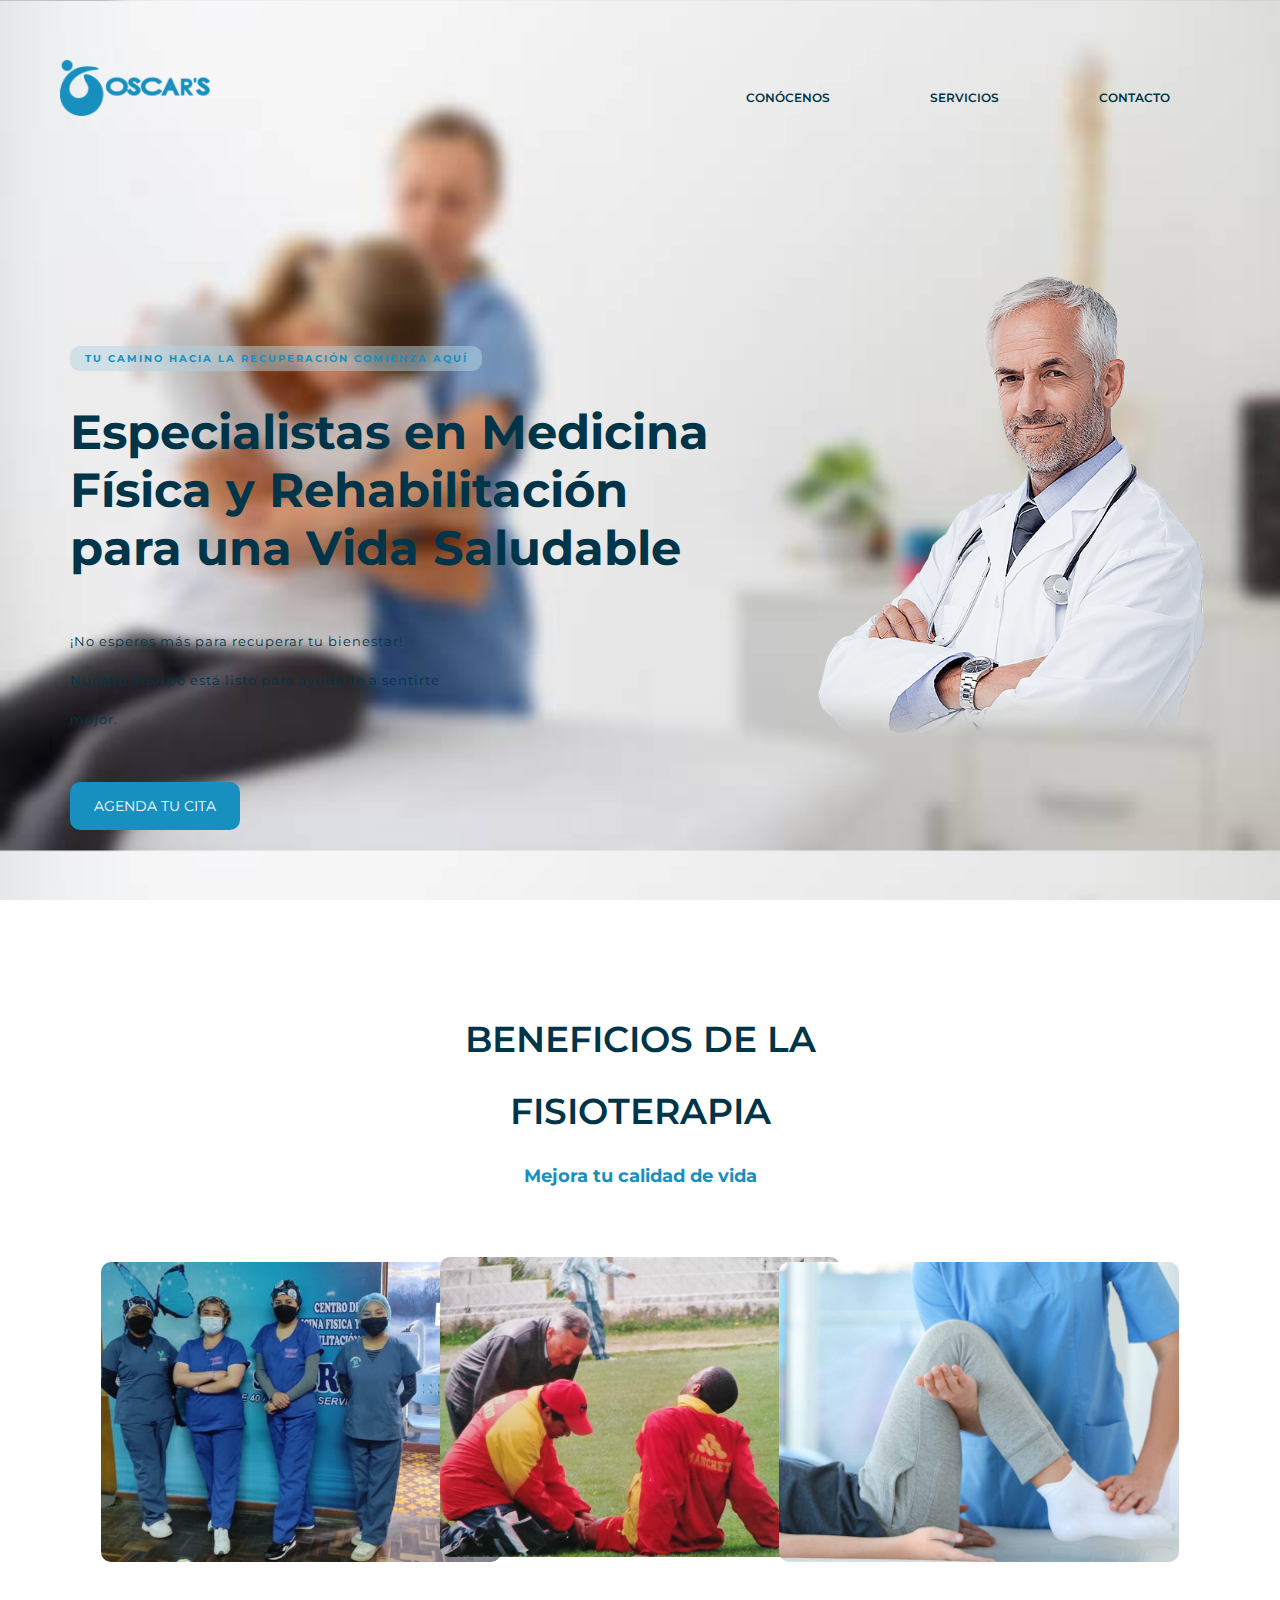
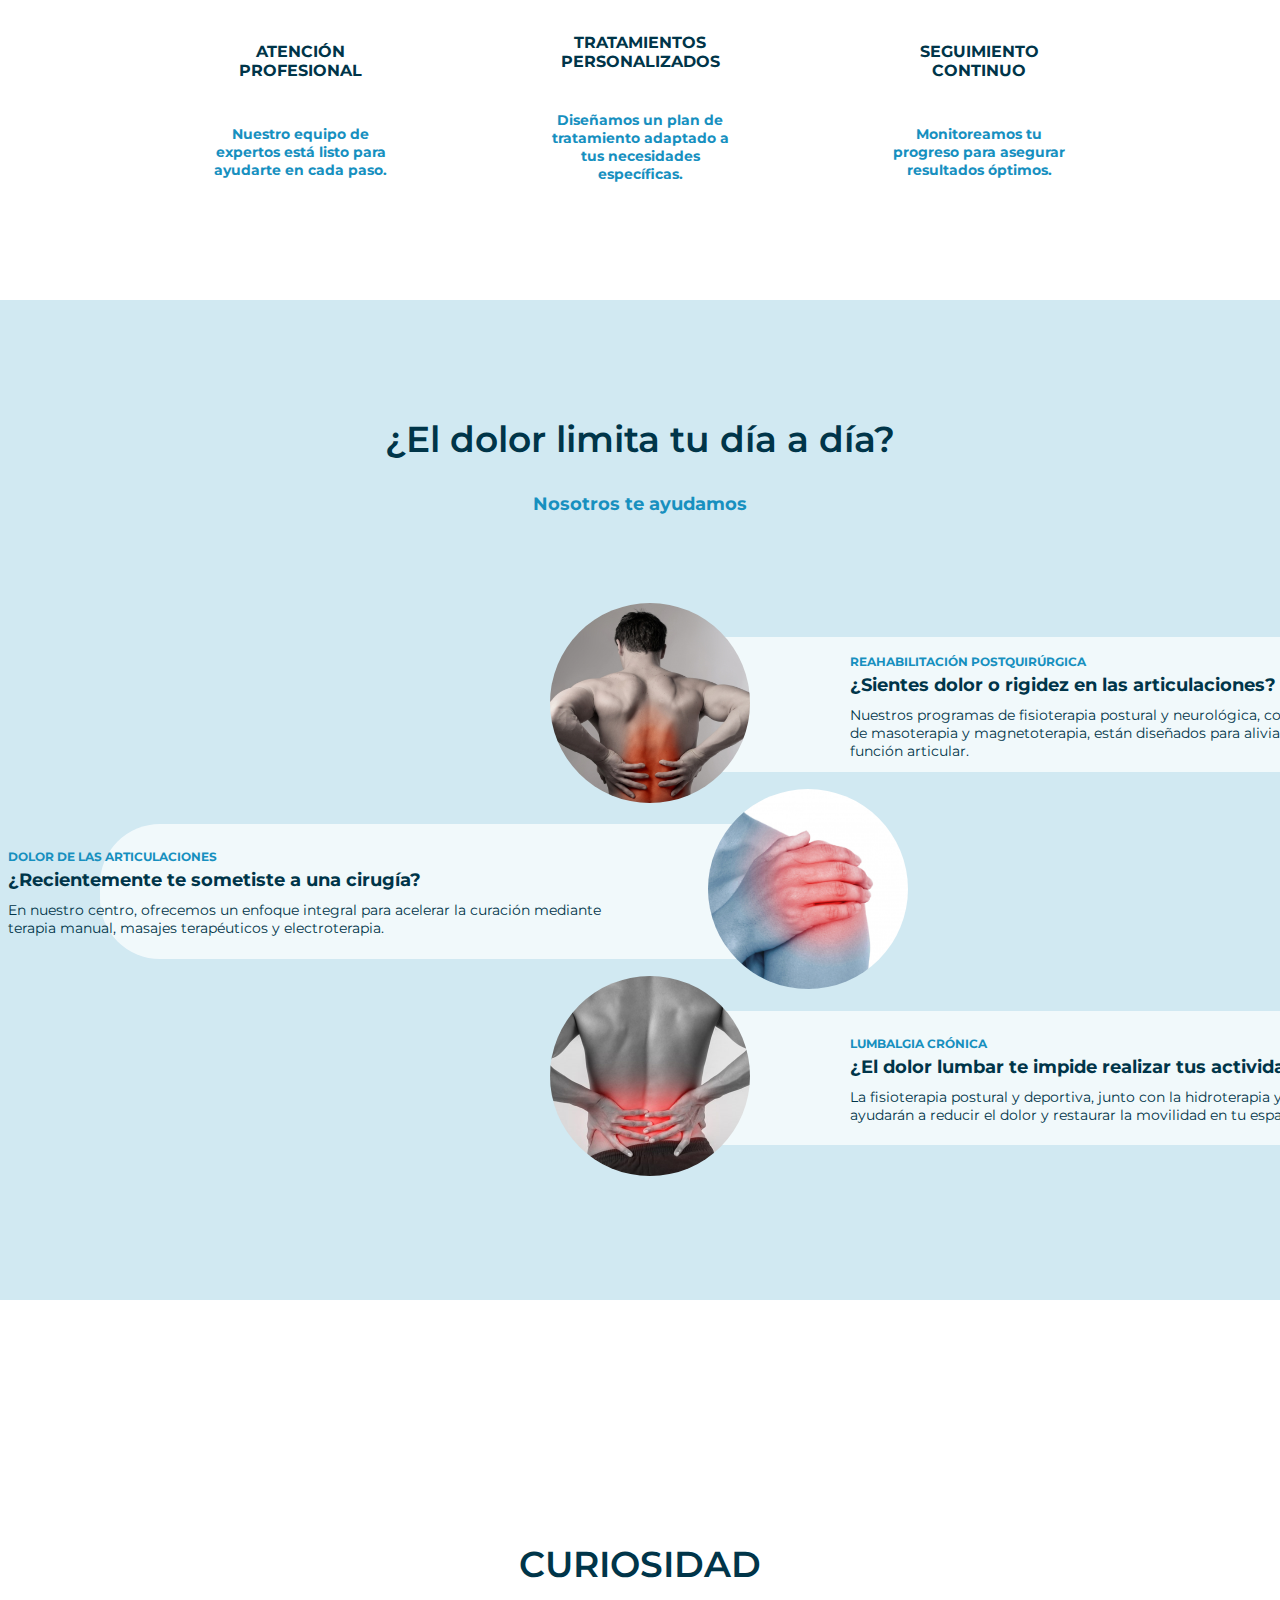
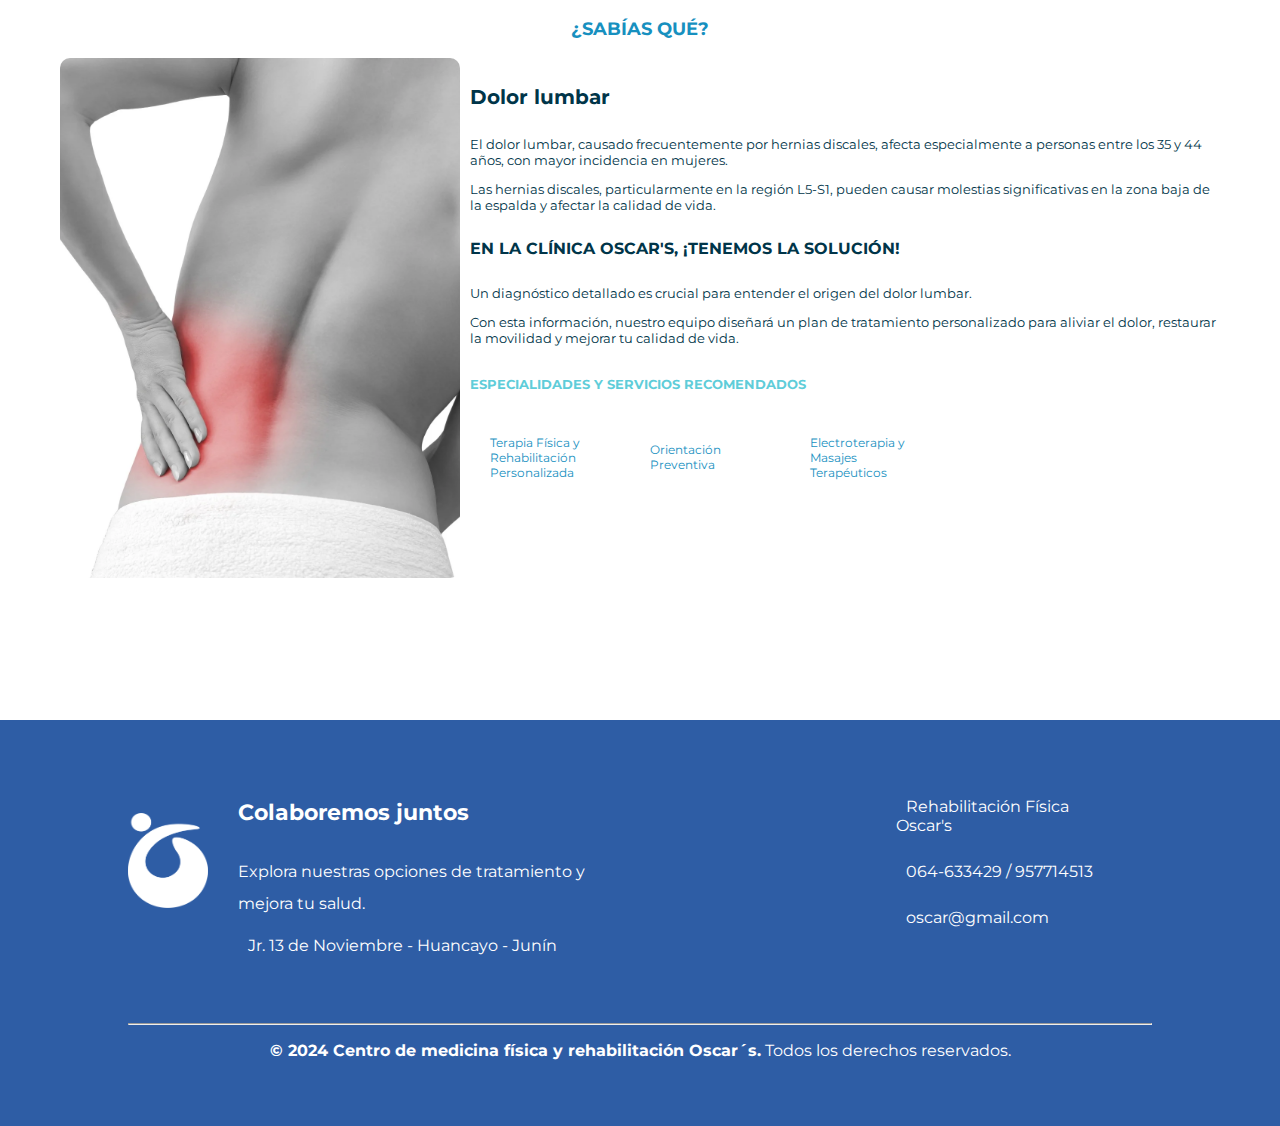
<file: Clinica Oscars - Estatico/index.html>
<!DOCTYPE html>
<html lang="es">

<head>
    <meta charset="UTF-8">
    <meta name="viewport" content="width=device-width, initial-scale=1.0">
    <meta name="robots" content="index, follow">
    <meta name="keywords"
        content="medicina física, rehabilitación, fisioterapia, fisoterapia deportiva,terapia manual, Huancayo-Peru, OSCAR´S ">
    <meta name="description" content="Especialistas en Medicina Física y Rehabilitación para una Vida Saludable">
    <link rel="stylesheet" href="css/index.css">
    <link rel="preconnect" href="https://fonts.googleapis.com">
    <link rel="preconnect" href="https://fonts.gstatic.com" crossorigin>
    <link href="https://fonts.googleapis.com/css2?family=Montserrat:ital,wght@0,100..900;1,100..900&display=swap"
        rel="stylesheet">
    <link rel="stylesheet" href="https://cdnjs.cloudflare.com/ajax/libs/font-awesome/6.7.1/css/all.min.css"
        integrity="sha512-5Hs3dF2AEPkpNAR7UiOHba+lRSJNeM2ECkwxUIxC1Q/FLycGTbNapWXB4tP889k5T5Ju8fs4b1P5z/iB4nMfSQ=="
        crossorigin="anonymous" referrerpolicy="no-referrer" />
    <link rel="icon" href="img/oscarsis.png" type="png">
    <title>OSCAR´S</title>
</head>

<body>
    <!-- Header -->
    <header>
        <div class="barra">
            <div class="barra_img">
                <a href="index.html"><img src="img/oscar 10.png" alt="logo"></a>
            </div>
            <nav class="menu">
                <a href="web_oscar/conocenos.html">CONÓCENOS</a>
                <a href="web_oscar/servicios.html">SERVICIOS</a>
                <a href="web_oscar/contactos.html">CONTACTO</a>
            </nav>
        </div>
        <div class="banner">
            <div class="info">
                <div class="frase">TU CAMINO HACIA LA RECUPERACIÓN COMIENZA AQUÍ</div>
                <h1>Especialistas en Medicina Física y Rehabilitación para una Vida Saludable</h1>
                <p>¡No esperes más para recuperar tu bienestar! Nuestro equipo está listo para ayudarte a
                    sentirte mejor.</p>
                <a href="#">
                    AGENDA TU CITA
                </a>
            </div>
            <div class="oscar">
                <img src="img/imagenoscar.png" alt="oscar">
            </div>
        </div>
    </header>

    <!-- Beneficios -->
    <section id="beneficios" class="beneficios">
        <div class="beneficios-title">
            <h2>BENEFICIOS DE LA FISIOTERAPIA</h2>
            <h3>Mejora tu calidad de vida</h3>
        </div>
        <div class="beneficios-content">
            <div class="beneficio">
                <img src="img/atencionprofesional.png" alt="Imagen beneficio 1" class="imagen_b">
                <h3>ATENCIÓN PROFESIONAL</h3>
                <p>Nuestro equipo de expertos está listo para ayudarte en cada paso.</p>
            </div>
            <div class="beneficio">
                <img src="img/tratamientospersonalizados.jpg" alt="Imagen beneficio 2" class="imagen_b">
                <h3>TRATAMIENTOS PERSONALIZADOS</h3>
                <p>Diseñamos un plan de tratamiento adaptado a tus necesidades específicas.</p>
            </div>
            <div class="beneficio">
                <img src="img/seguimientocontinuo.jpg" alt="Imagen beneficio 3" class="imagen_b">
                <h3>SEGUIMIENTO CONTINUO</h3>
                <p>Monitoreamos tu progreso para asegurar resultados óptimos.</p>
            </div>
        </div>
    </section>

    <!-- Dolor -->
    <section id="dolor" class="dolor">
        <div class="dolor-title">
            <h2>¿El dolor limita tu día a día?</h2>
            <h3>Nosotros te ayudamos</h3>
        </div>
        <div class="dolor-content">
            <div class="preguntas">
                <div class="preguntas-img">
                    <img src="img/post.jpg" alt="imagen de dolor 1">
                </div>
                <div class="preguntas-text">
                    <h6>REAHABILITACIÓN POSTQUIRÚRGICA</h6>
                    <h3>¿Sientes dolor o rigidez en las articulaciones?</h3>
                    <p>Nuestros programas de fisioterapia postural y neurológica, combinados con técnicas de masoterapia
                        y
                        magnetoterapia, están diseñados para aliviar el dolor y mejorar la función articular.</p>
                </div>
            </div>
            <div class="preguntas-edit">
                <div class="preguntas-img-edit">
                    <img src="img/dolorarticular.jpg" alt="imagen de dolor 2">
                </div>
                <div class="preguntas-text">
                    <h6>DOLOR DE LAS ARTICULACIONES</h6>
                    <h3>¿Recientemente te sometiste a una cirugía?</h3>
                    <p>En nuestro centro, ofrecemos un enfoque integral para acelerar la curación mediante terapia
                        manual,
                        masajes terapéuticos y electroterapia.</p>
                </div>
            </div>
            <div class="preguntas">
                <div class="preguntas-img">
                    <img src="img/dolorlumbar.jpg" alt="imagen de dolor 3">
                </div>
                <div class="preguntas-text">
                    <h6>LUMBALGIA CRÓNICA</h6>
                    <h3>¿El dolor lumbar te impide realizar tus actividades diarias?</h3>
                    <p>La fisioterapia postural y deportiva, junto con la hidroterapia y electroterapia, te ayudarán a
                        reducir el dolor y restaurar la movilidad en tu espalda baja.</p>
                </div>
            </div>
        </div>
    </section>

    <!-- Curiosidad -->
    <section id="curiosidad" class="curiosidad">
        <div class="curiosidad-title">
            <h2>CURIOSIDAD</h2>
            <h3>¿SABÍAS QUÉ?</h3>
        </div>
        <div class="curiosidad-1">
            <div class="curiosidad-img">
                <img src="img/dolor-lumbar.jpg" alt="fotogrande">
            </div>
            <div class="curiosidad-text">
                <div>
                    <h4>Dolor lumbar</h4>
                    <p>El dolor lumbar, causado frecuentemente por hernias discales, afecta especialmente a personas
                        entre
                        los
                        35 y 44 años, con mayor incidencia en mujeres.</p>
                    <p>Las hernias discales, particularmente en la región L5-S1, pueden causar molestias significativas
                        en
                        la
                        zona baja de la espalda y afectar la calidad de vida.</p>
                    <h5>EN LA CLÍNICA OSCAR'S, ¡TENEMOS LA SOLUCIÓN!</h5>
                    <p>Un diagnóstico detallado es crucial para entender el origen del dolor lumbar.</p>
                    <p>Con esta información, nuestro equipo diseñará un plan de tratamiento personalizado para aliviar
                        el
                        dolor,
                        restaurar la movilidad y mejorar tu calidad de vida.</p>
                    <h6>ESPECIALIDADES Y SERVICIOS RECOMENDADOS</h6>
                </div>
                <div class="checks">
                    <div>
                        <i id="cheksolo" class="fa-solid fa-circle-check"></i>
                        <p>Terapia Física y Rehabilitación Personalizada</p>
                    </div>
                    <div>
                        <i id="cheksolo" class="fa-solid fa-circle-check"></i>
                        <p>Orientación Preventiva</p>
                    </div>
                    <div>
                        <i id="cheksolo" class="fa-solid fa-circle-check"></i>
                        <p>Electroterapia y Masajes Terapéuticos</p>
                    </div>
                </div>
            </div>
        </div>
    </section>

    <footer class="footer">
        <div class="container-foo">
            <div class="container">
                <div class="container-logo">
                    <div class="foo-logo">
                        <img src="img/oscar 3.png" alt="logo">
                    </div>
                    <div class="foo-uno">
                        <h4>Colaboremos juntos</h4>
                        <p>Explora nuestras opciones de tratamiento y mejora tu salud.</p>
                        <div class="ubicacion-info">
                            <i id="icofoo" class="fa-solid fa-location-dot"></i>
                            <span class="text">Jr. 13 de Noviembre - Huancayo - Junín</span>
                        </div>
                    </div>
                </div>
                <div class="foo-dos">
                    <div class="peque-foo">
                        <i id="equipo" class="fa-brands fa-square-facebook"></i>
                        <span class="text-1">Rehabilitación Física Oscar's</span>
                    </div>
                    <div class="peque-foo">
                        <i id="icofoo" class="fa-brands fa-square-whatsapp"></i>
                        <span class="text-2">064-633429 / 957714513</span>
                    </div>
                    <div class="peque-foo">
                        <i id="icofoo" class="fa-solid fa-envelope"></i>
                        <span class="text">oscar@gmail.com</span>
                    </div>
                </div>
            </div>
            <div class="derechos">
                <hr class="foo-raya">
                <p><strong>© 2024 Centro de medicina física y rehabilitación Oscar´s.</strong> Todos los derechos
                    reservados.
                </p>
            </div>
        </div>
    </footer>
</body>

</html>
</file>
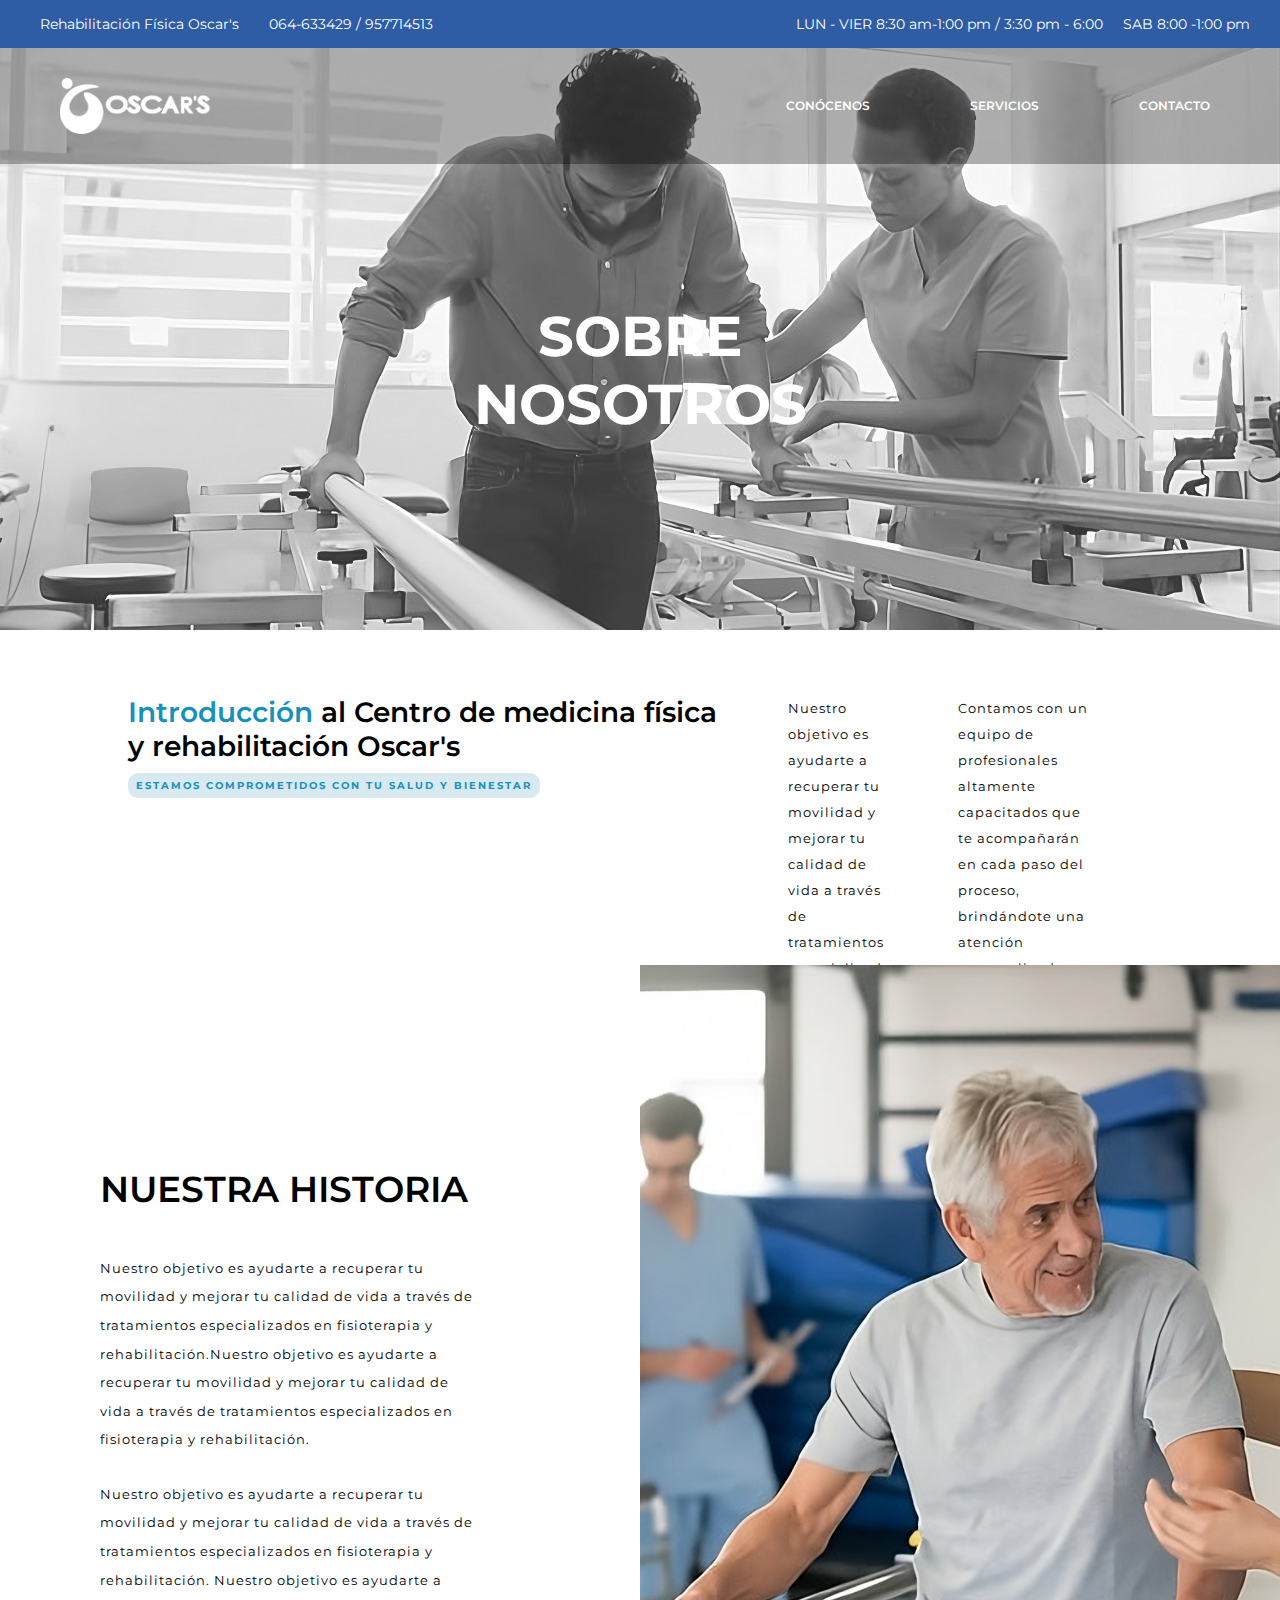
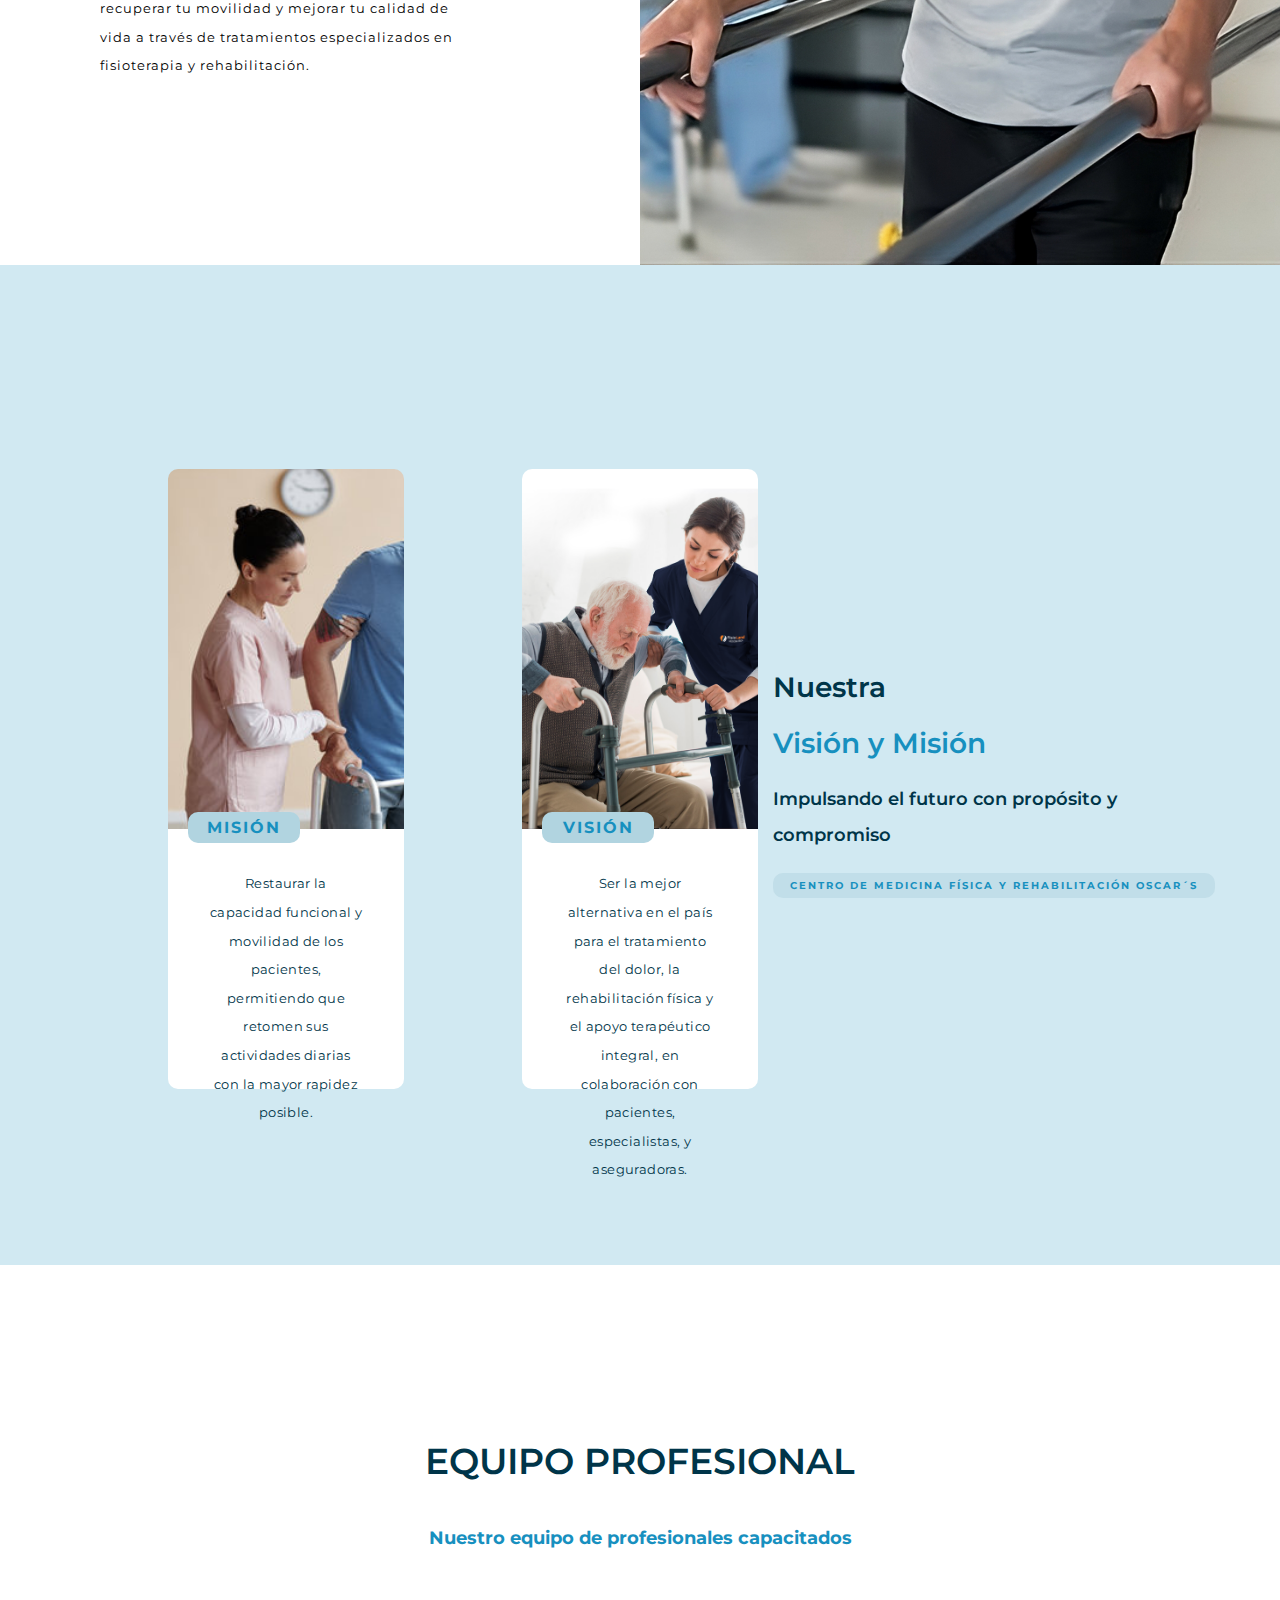
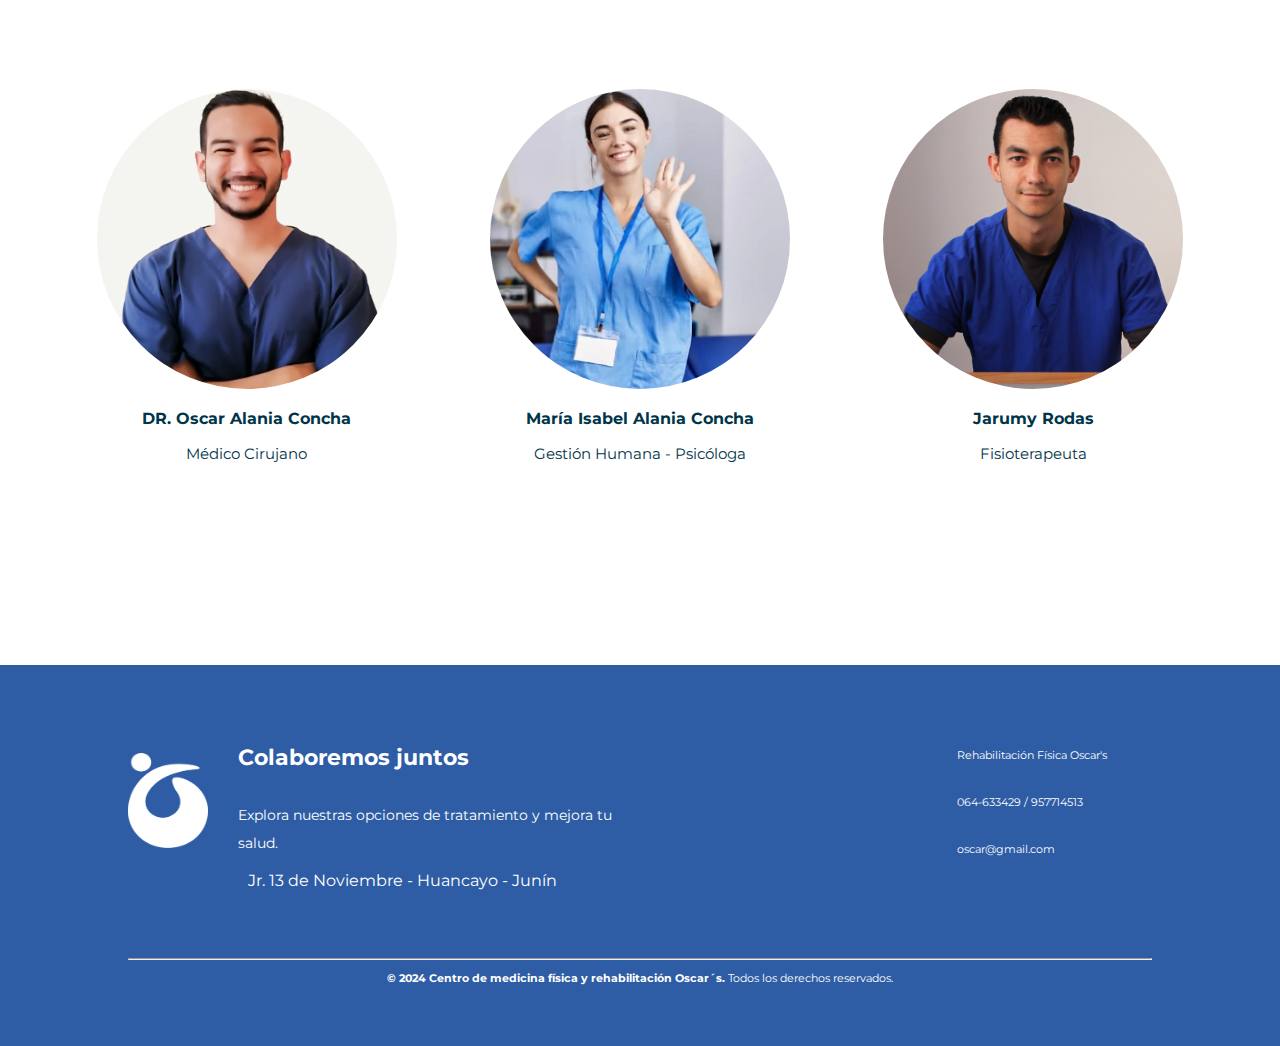
<file: Clinica Oscars - Estatico/web_oscar/conocenos.html>
<!DOCTYPE html>
<html lang="es">

<head>
    <meta charset="UTF-8">
    <meta name="viewport" content="width=device-width, initial-scale=1.0">
    <meta name="robots" content="index, follow">
    <meta name="keywords"
        content="medicina física, rehabilitación, fisioterapia, fisoterapia deportiva,terapia manual, Huancayo-Peru, OSCAR´S ">
    <meta name="description" content="Especialistas en Medicina Física y Rehabilitación para una Vida Saludable">
    <link rel="stylesheet" href="../css/paginas.css">
    <link rel="preconnect" href="https://fonts.googleapis.com">
    <link rel="preconnect" href="https://fonts.gstatic.com" crossorigin>
    <link href="https://fonts.googleapis.com/css2?family=Montserrat:ital,wght@0,100..900;1,100..900&display=swap"
        rel="stylesheet">
    <link rel="stylesheet" href="https://cdnjs.cloudflare.com/ajax/libs/font-awesome/6.7.1/css/all.min.css"
        integrity="sha512-5Hs3dF2AEPkpNAR7UiOHba+lRSJNeM2ECkwxUIxC1Q/FLycGTbNapWXB4tP889k5T5Ju8fs4b1P5z/iB4nMfSQ=="
        crossorigin="anonymous" referrerpolicy="no-referrer" />
    <link rel="icon" href="../img/oscarsis.png" type="png">
    <title>Conócenos</title>
</head>

<body>
    <!-- Header -->
    <header>
        <style>
            .barra_img2 {
                width: 150px;
                padding-left: 40px;
            }

            .barra_img2 img {
                width: 100%;
                height: auto;
                display: block;
                padding-top: 10px;
            }

            .barra2 {
                display: flex;
                flex-direction: row;
                justify-content: space-between;
                padding: 20px;
                background-color: rgb(0, 0, 0, 0.3);
            }

            .menu2 {
                display: flex;
                flex-direction: row;
            }

            .menu2 a {
                text-decoration: none;
                color: white;
                margin: 30px;
                margin-left: 50px;
                margin-right: 50px;
                font-size: 12px;
                font-weight: 600;
                border-bottom: solid 1.5px transparent;
            }

            .menu2 a:hover:not(:has(i)) {
                color: #5FCDD9;
                border-bottom-color: #5FCDD9;
            }

            .menu2 #usernav {
                color: white;
                font-size: 12px;
                border: none;
            }

            .menu2 #usernav:hover {
                color: #5FCDD9
            }
        </style>
        <style>
            /* peque */

            .peque {
                display: flex;
                flex-direction: row;
                justify-content: space-between;
                color: white;
                background-color: #2E5DA5;
                padding: 15px 30px 15px 30px;
                font-family: "Montserrat", serif;
                font-size: 14px;
                width: 100%;
                box-sizing: border-box;
            }

            .peque-1 {
                display: flex;
                flex-direction: row;
                justify-content: space-between;
                gap: 20px;
            }

            .redes {
                display: flex;
                flex-direction: row;
                justify-content: space-between;
                gap: 10px;
            }

            #fbazul {
                color: #FFFFFF;
                font-size: 14px;
                margin: auto;
            }

            #wattsazul {
                color: #FFFFFF;
                font-size: 15px;
                margin: auto;
            }
        </style>
        <section class="peque">
            <div class="peque-1">
                <div class="redes">
                    <i id="fbazul" class="fa-brands fa-facebook"></i>
                    <span class="text-1">Rehabilitación Física Oscar's</span>
                </div>
                <div class="redes">
                    <i id="wattsazul" class="fa-brands fa-whatsapp"></i>
                    <span class="text-2">064-633429 / 957714513</span>
                </div>
            </div>
            <div class="peque-1">
                <span class="text-2">LUN - VIER 8:30 am-1:00 pm / 3:30 pm - 6:00</span>
                <span class="text-2">SAB 8:00 -1:00 pm</span>
            </div>
        </section>
        <div class="barra2">
            <div class="barra_img2">
                <a href="../index.html"><img src="../img/oscar 12.png" alt="logo"></a>
            </div>
            <nav class="menu2">
                <a href="../web_oscar/conocenos.html">CONÓCENOS</a>
                <a href="../web_oscar/servicios.html">SERVICIOS</a>
                <a href="../web_oscar/contactos.html">CONTACTO</a>
            </nav>
        </div>
        <div class="hero-conocenos">
            <h1>SOBRE NOSOTROS</h1>
        </div>

    </header>

    <!-- Introducción -->
    <div class="container-intro">
        <div class="intro-1">
            <h4><span>Introducción</span> al Centro de medicina física y rehabilitación Oscar's</h4>
            <p>ESTAMOS COMPROMETIDOS CON TU SALUD Y BIENESTAR</p>
        </div>
        <div class="intro-2">
            <p>Nuestro objetivo es ayudarte a recuperar tu movilidad y mejorar tu calidad de vida a través de
                tratamientos especializados en fisioterapia y rehabilitación. </p>
        </div>
        <div class="intro-2">
            <p>Contamos con un equipo de profesionales altamente capacitados que te acompañarán en cada paso del
                proceso, brindándote una atención personalizada y enfocada en tus necesidades.</p>
        </div>
    </div>

    <!-- Nuestra Historia -->
    <section class="history">
        <div class="container-historia">
            <h2>NUESTRA HISTORIA</h2>
            <p>Nuestro objetivo es ayudarte a recuperar tu movilidad y mejorar tu calidad de vida a través de
                tratamientos especializados en fisioterapia y rehabilitación.Nuestro objetivo es ayudarte a recuperar tu
                movilidad y mejorar tu calidad de vida a través de tratamientos especializados en fisioterapia y
                rehabilitación.</p>
            <p>Nuestro objetivo es ayudarte a recuperar tu movilidad y mejorar tu calidad de vida a través de
                tratamientos especializados en fisioterapia y rehabilitación. Nuestro objetivo es ayudarte a recuperar
                tu movilidad y mejorar tu calidad de vida a través de tratamientos especializados en fisioterapia y
                rehabilitación.</p>
        </div>
        <div class="container-img-hi">
            <img src="../img/nuestrahistoria1.jpeg.jpg" alt="imagen-grande">
        </div>
    </section>

    <!-- Misión y Visión -->
    <section class="misi-visi">
        <div class="mivi">
            <h5>MISIÓN</h5>
            <img src="../img/mision.jpg" alt="mision">
            <p>Restaurar la capacidad funcional y movilidad de los pacientes, permitiendo que retomen sus
                actividades
                diarias con la mayor rapidez posible.</p>
        </div>
        <div class="mivi">
            <h5>VISIÓN</h5>
            <img src="../img/vision.png" alt="vision">
            <p>Ser la mejor alternativa en el país para el tratamiento del dolor, la rehabilitación física y el
                apoyo
                terapéutico integral, en colaboración con pacientes, especialistas, y aseguradoras.</p>
        </div>
        </div>
        <div class="intro-mivi">
            <h4>Nuestra <br>
                <span>Visión y Misión</span>
            </h4>
            <h6>Impulsando el futuro con propósito y compromiso</h6>
            <p>CENTRO DE MEDICINA FÍSICA Y REHABILITACIÓN OSCAR´S</p>
    </section>

    <!-- Equipo Profesional -->
    <section class="team">
        <div class="container-team">
            <h2>EQUIPO PROFESIONAL</h2>
            <h5>Nuestro equipo de profesionales capacitados</h5>
        </div>
        <div class="team-members">
            <div class="member">
                <img src="../img/profe1.jpg" alt="Doctor 1">
                <h3>DR. Oscar Alania Concha</h3>
                <p>Médico Cirujano</p>
                <i id="equipo" class="fa-brands fa-square-facebook"></i>
                <i id="equipo" class="fa-brands fa-square-x-twitter"></i>
                <i id="equipo" class="fa-brands fa-square-instagram"></i>
            </div>
            <div class="member">
                <img src="../img/profe2.PNG" alt="Doctor 2">
                <h3>María Isabel Alania Concha</h3>
                <p>Gestión Humana - Psicóloga</p>
                <i id="equipo" class="fa-brands fa-square-facebook"></i>
                <i id="equipo" class="fa-brands fa-square-x-twitter"></i>
                <i id="equipo" class="fa-brands fa-square-instagram"></i>
            </div>
            <div class="member">
                <img src="../img/profe3.jpg" alt="Doctor 3">
                <h3>Jarumy Rodas</h3>
                <p>Fisioterapeuta</p>
                <i id="equipo" class="fa-brands fa-square-facebook"></i>
                <i id="equipo" class="fa-brands fa-square-x-twitter"></i>
                <i id="equipo" class="fa-brands fa-square-instagram"></i>
            </div>
        </div>
        </div>
    </section>

    <!-- Footer -->
    <style>
        /* footer */

        footer {
            background-color: #2E5DA5;
            color: white;
            display: flex;
            flex-direction: column;
        }

        .container-foo {
            width: 80%;
            margin: auto;
            padding: 50px;
        }

        .container {
            display: flex;
            flex-direction: row;
            padding-bottom: 60px;
            justify-content: space-between;
        }

        .container-logo {
            display: flex;
            flex-direction: row;
            width: 75%;
            align-items: center;
        }

        .foo-logo {
            margin-right: 30px;
        }

        .foo-uno h4 {
            font-size: 22px;
        }

        .foo-uno p {
            width: 400px;
            line-height: 2;
            font-size: 14px;
        }


        .foo-dos {
            width: 20%;
            display: flex;
            flex-direction: column;
            justify-content: space-evenly;
            font-size: 11px;
        }

        .foo-logo img {
            width: 80px;
            height: 95px;
        }

        .derechos p {
            text-align: center;
            font-size: 11px;
        }

        footer i {
            margin-right: 10px;
        }
    </style>
    <footer class="footer">
        <div class="container-foo">
            <div class="container">
                <div class="container-logo">
                    <div class="foo-logo">
                        <img src="../img/oscar 3.png" alt="logo">
                    </div>
                    <div class="foo-uno">
                        <h4>Colaboremos juntos</h4>
                        <p>Explora nuestras opciones de tratamiento y mejora tu salud.</p>
                        <div class="ubicacion-info">
                            <i id="icofoo" class="fa-solid fa-location-dot"></i>
                            <span class="text">Jr. 13 de Noviembre - Huancayo - Junín</span>
                        </div>
                    </div>
                </div>
                <div class="foo-dos">
                    <div class="peque-foo">
                        <i id="icofoo" class="fa-brands fa-facebook"></i>
                        <span class="text-1">Rehabilitación Física Oscar's</span>
                    </div>
                    <div class="peque-foo">
                        <i id="icofoo" class="fa-brands fa-square-whatsapp"></i>
                        <span class="text-2">064-633429 / 957714513</span>
                    </div>
                    <div class="peque-foo">
                        <i id="icofoo" class="fa-solid fa-envelope"></i>
                        <span class="text">oscar@gmail.com</span>
                    </div>
                </div>
            </div>
            <div class="derechos">
                <hr class="foo-raya">
                <p><strong>© 2024 Centro de medicina física y rehabilitación Oscar´s.</strong> Todos los derechos
                    reservados.
                </p>
            </div>
        </div>
    </footer>
</body>

</html>
</file>
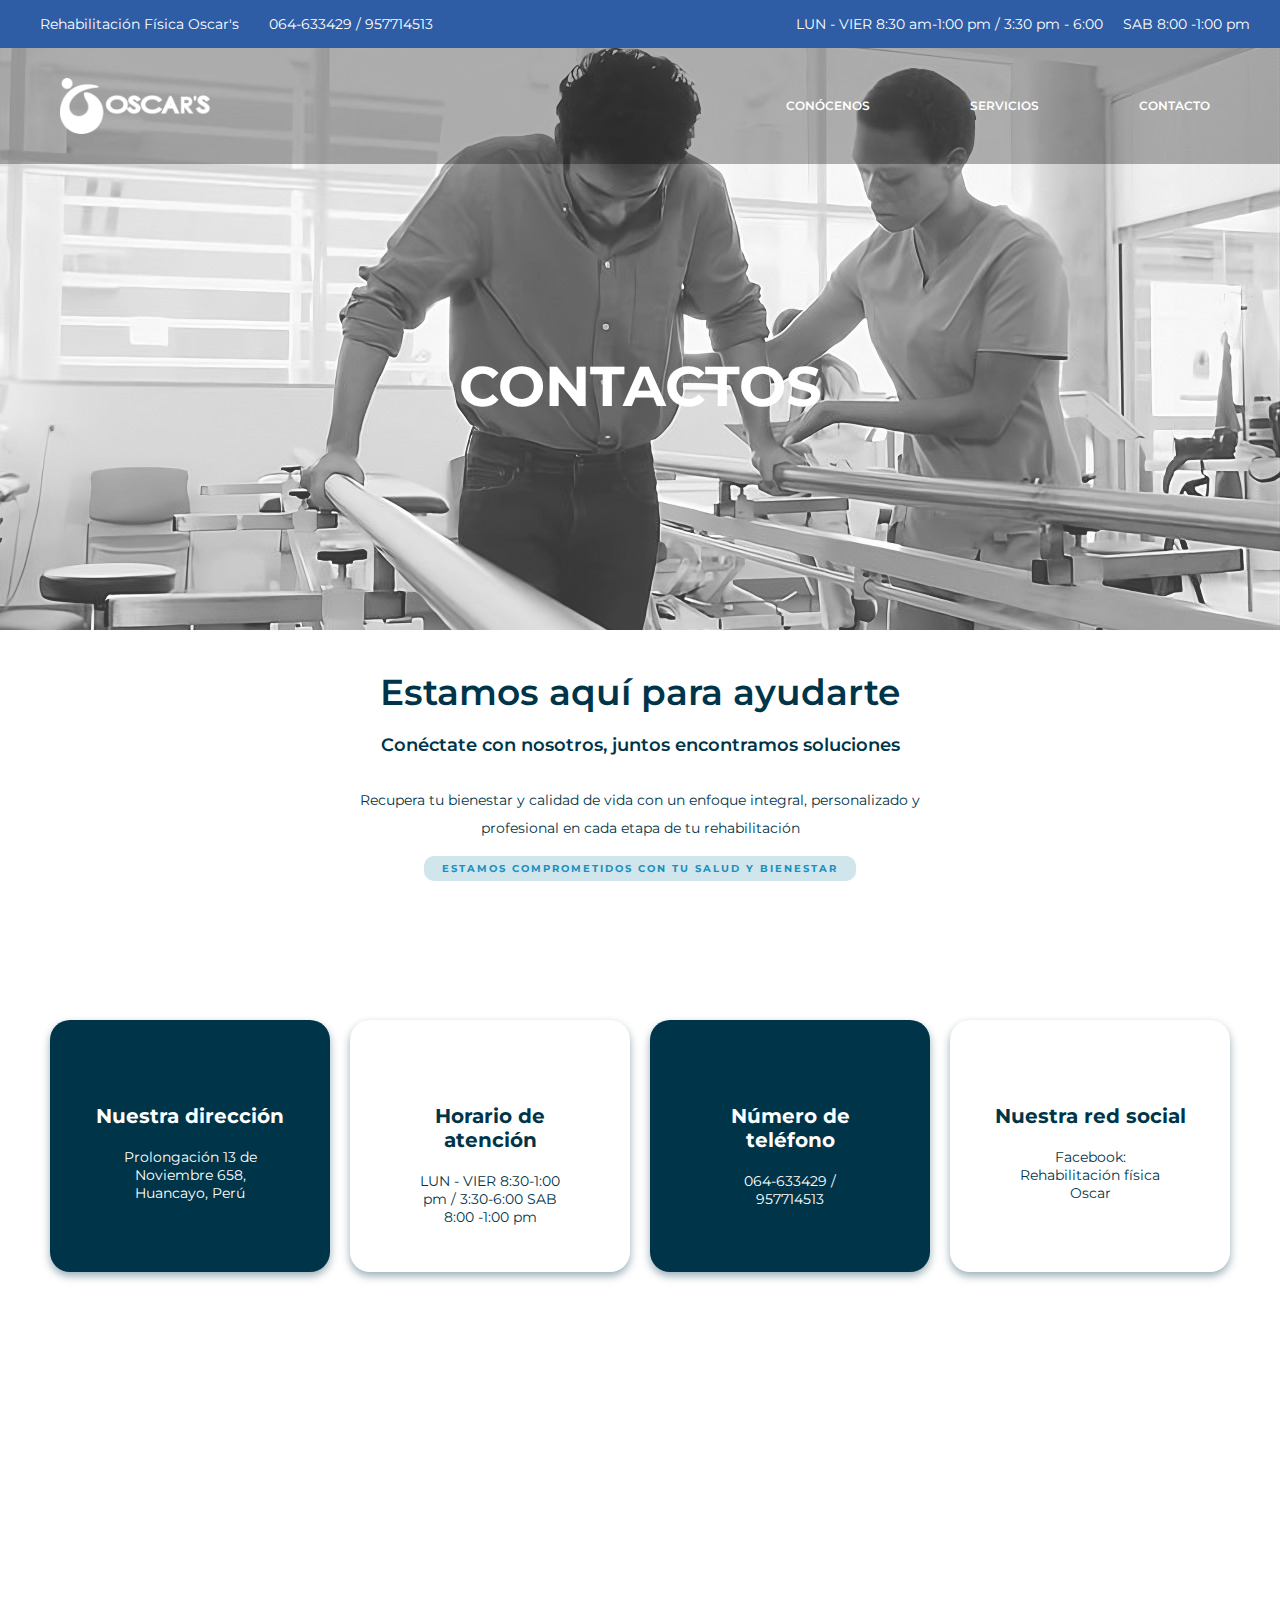
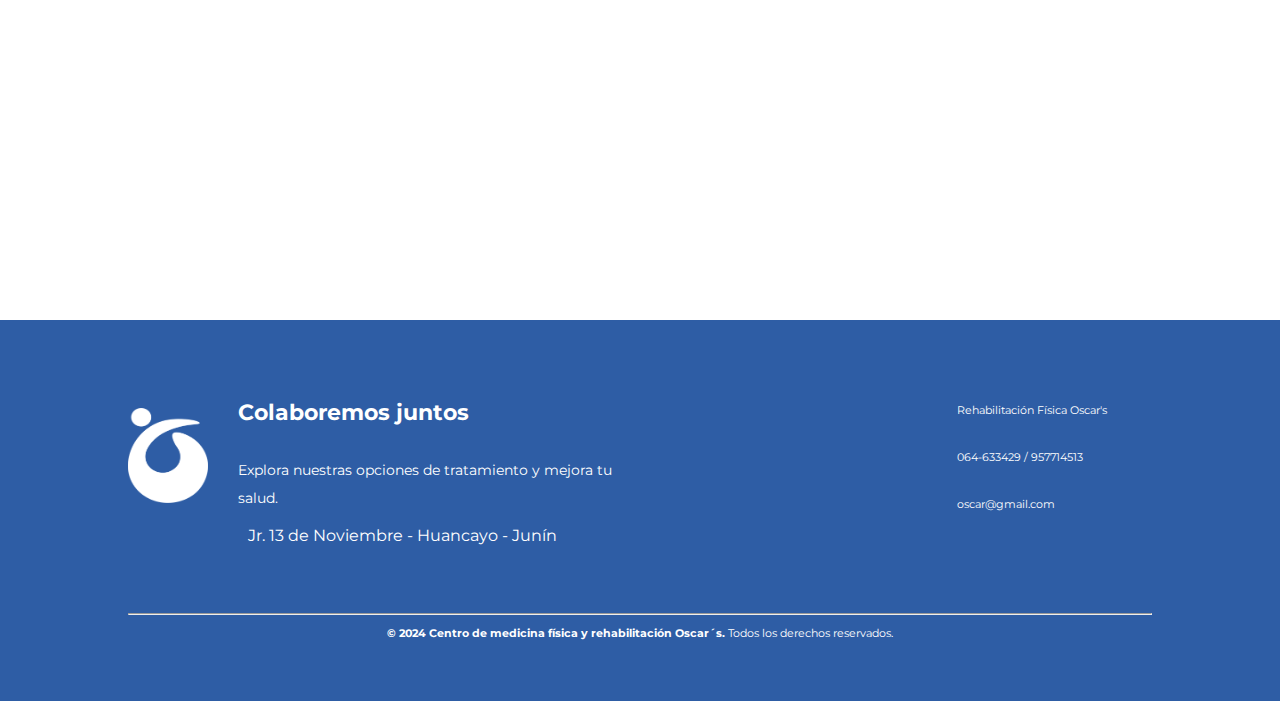
<file: Clinica Oscars - Estatico/web_oscar/contactos.html>
<!DOCTYPE html>
<html lang="es">

<head>
    <meta charset="UTF-8">
    <meta name="viewport" content="width=device-width, initial-scale=1.0">
    <meta name="robots" content="index, follow">
    <meta name="keywords"
        content="medicina física, rehabilitación, fisioterapia, fisoterapia deportiva,terapia manual, Huancayo-Peru, OSCAR´S ">
    <meta name="description" content="Especialistas en Medicina Física y Rehabilitación para una Vida Saludable">
    <link rel="preconnect" href="https://fonts.googleapis.com">
    <link rel="preconnect" href="https://fonts.gstatic.com" crossorigin>
    <link href="https://fonts.googleapis.com/css2?family=Montserrat:ital,wght@0,100..900;1,100..900&display=swap"
        rel="stylesheet">
    <link rel="stylesheet" href="https://cdnjs.cloudflare.com/ajax/libs/font-awesome/6.7.1/css/all.min.css"
        integrity="sha512-5Hs3dF2AEPkpNAR7UiOHba+lRSJNeM2ECkwxUIxC1Q/FLycGTbNapWXB4tP889k5T5Ju8fs4b1P5z/iB4nMfSQ=="
        crossorigin="anonymous" referrerpolicy="no-referrer" />
    <link rel="icon" href="../img/oscarsis.png" type="png">
    <title>Contacto</title>
    <link rel="stylesheet" href="../css/paginas.css">
</head>

<body>

    <!-- Header -->
    <header class="header">
        <style>
            .barra_img2 {
                width: 150px;
                padding-left: 40px;
            }

            .barra_img2 img {
                width: 100%;
                height: auto;
                display: block;
                padding-top: 10px;
            }

            .barra2 {
                display: flex;
                flex-direction: row;
                justify-content: space-between;
                padding: 20px;
                background-color: rgb(0, 0, 0, 0.3);
            }

            .menu2 {
                display: flex;
                flex-direction: row;
            }

            .menu2 a {
                text-decoration: none;
                color: white;
                margin: 30px;
                margin-left: 50px;
                margin-right: 50px;
                font-size: 12px;
                font-weight: 600;
                border-bottom: solid 1.5px transparent;
            }

            .menu2 a:hover:not(:has(i)) {
                color: #5FCDD9;
                border-bottom-color: #5FCDD9;
            }

            .menu2 #usernav {
                color: white;
                font-size: 12px;
                border: none;
            }

            .menu2 #usernav:hover {
                color: #5FCDD9
            }
        </style>
        <style>
            /* peque */

            .peque {
                display: flex;
                flex-direction: row;
                justify-content: space-between;
                color: white;
                background-color: #2E5DA5;
                padding: 15px 30px 15px 30px;
                font-family: "Montserrat", serif;
                font-size: 14px;
                width: 100%;
                box-sizing: border-box;
            }

            .peque-1 {
                display: flex;
                flex-direction: row;
                justify-content: space-between;
                gap: 20px;
            }

            .redes {
                display: flex;
                flex-direction: row;
                justify-content: space-between;
                gap: 10px;
            }

            #fbazul {
                color: #FFFFFF;
                font-size: 14px;
                margin: auto;
            }

            #wattsazul {
                color: #FFFFFF;
                font-size: 15px;
                margin: auto;
            }
        </style>
        <section class="peque">
            <div class="peque-1">
                <div class="redes">
                    <i id="fbazul" class="fa-brands fa-facebook"></i>
                    <span class="text-1">Rehabilitación Física Oscar's</span>
                </div>
                <div class="redes">
                    <i id="wattsazul" class="fa-brands fa-whatsapp"></i>
                    <span class="text-2">064-633429 / 957714513</span>
                </div>
            </div>
            <div class="peque-1">
                <span class="text-2">LUN - VIER 8:30 am-1:00 pm / 3:30 pm - 6:00</span>
                <span class="text-2">SAB 8:00 -1:00 pm</span>
            </div>
        </section>
        <div class="barra2">
            <div class="barra_img2">
                <a href="../index.html"><img src="../img/oscar 12.png" alt="logo"></a>
            </div>
            <nav class="menu2">
                <a href="../web_oscar/conocenos.html">CONÓCENOS</a>
                <a href="../web_oscar/servicios.html">SERVICIOS</a>
                <a href="../web_oscar/contactos.html">CONTACTO</a>
            </nav>
        </div>
        <section class="hero-conocenos-contactos">
            <h1>CONTACTOS</h1>
        </section>
    </header>

    <!-- PARA AYUARTE -->
    <section class="container-intro-contactos">
        <h2>Estamos aquí para ayudarte</h2>
        <h5>Conéctate con nosotros, juntos encontramos soluciones</h5>
        <p>Recupera tu bienestar y calidad de vida con un enfoque integral, personalizado y profesional en cada etapa de
            tu rehabilitación</p>
        <span>ESTAMOS COMPROMETIDOS CON TU SALUD Y BIENESTAR</span>
    </section>

    <!-- Información de contacto -->
    <section class="contact-info">
        <div class="container-contactos">
            <div class="card-1">
                <i id="contacico1" class="fa-solid fa-location-dot"></i>
                <h3>Nuestra dirección</h3>
                <p>Prolongación 13 de Noviembre 658, Huancayo, Perú</p>
            </div>
            <div class="card-2">
                <i id="contacico2" class="fa-regular fa-clock"></i>
                <h3>Horario de atención</h3>
                <p>LUN - VIER 8:30-1:00 pm / 3:30-6:00 SAB 8:00 -1:00 pm</p>
            </div>
            <div class="card-3">
                <i id="contacico1" class="fa-solid fa-phone"></i>
                <h3>Número de teléfono</h3>
                <p>064-633429 / 957714513</p>
            </div>
            <div class="card-4">
                <i id="contacico2" class="fa-regular fa-heart"></i>
                <h3>Nuestra red social</h3>
                <p>Facebook: Rehabilitación física Oscar</p>
            </div>
        </div>
        <!-- Mapa -->
        <div class="map">
            <iframe
                src="https://www.google.com/maps/embed?pb=!1m18!1m12!1m3!1d610.2768159968566!2d-75.21514711722166!3d-12.063645817083797!2m3!1f0!2f0!3f0!3m2!1i1024!2i768!4f13.1!3m3!1m2!1s0x910e97818fc37cd9%3A0x54558ff00d48ebe4!2sRehabilitacion%20fisica%20oscar&#39;s!5e1!3m2!1ses!2spe!4v1731873209143!5m2!1ses!2spe"
                width="100%" height="450" style="border:0;" allowfullscreen="" loading="lazy"
                referrerpolicy="no-referrer-when-downgrade">
            </iframe>
        </div>
    </section>



    <!-- Footer -->
    <style>
        /* footer */

        footer {
            background-color: #2E5DA5;
            color: white;
            display: flex;
            flex-direction: column;
        }

        .container-foo {
            width: 80%;
            margin: auto;
            padding: 50px;
        }

        .container {
            display: flex;
            flex-direction: row;
            padding-bottom: 60px;
            justify-content: space-between;
        }

        .container-logo {
            display: flex;
            flex-direction: row;
            width: 75%;
            align-items: center;
        }

        .foo-logo {
            margin-right: 30px;
        }

        .foo-uno h4 {
            font-size: 22px;
        }

        .foo-uno p {
            width: 400px;
            line-height: 2;
            font-size: 14px;
        }


        .foo-dos {
            width: 20%;
            display: flex;
            flex-direction: column;
            justify-content: space-evenly;
            font-size: 11px;
        }

        .foo-logo img {
            width: 80px;
            height: 95px;
        }

        .derechos p {
            text-align: center;
            font-size: 11px;
        }

        footer i {
            margin-right: 10px;
        }
    </style>
    <footer class="footer">
        <div class="container-foo">
            <div class="container">
                <div class="container-logo">
                    <div class="foo-logo">
                        <img src="../img/oscar 3.png" alt="logo">
                    </div>
                    <div class="foo-uno">
                        <h4>Colaboremos juntos</h4>
                        <p>Explora nuestras opciones de tratamiento y mejora tu salud.</p>
                        <div class="ubicacion-info">
                            <i id="icofoo" class="fa-solid fa-location-dot"></i>
                            <span class="text">Jr. 13 de Noviembre - Huancayo - Junín</span>
                        </div>
                    </div>
                </div>
                <div class="foo-dos">
                    <div class="peque-foo">
                        <i id="icofoo" class="fa-brands fa-facebook"></i>
                        <span class="text-1">Rehabilitación Física Oscar's</span>
                    </div>
                    <div class="peque-foo">
                        <i id="icofoo" class="fa-brands fa-square-whatsapp"></i>
                        <span class="text-2">064-633429 / 957714513</span>
                    </div>
                    <div class="peque-foo">
                        <i id="icofoo" class="fa-solid fa-envelope"></i>
                        <span class="text">oscar@gmail.com</span>
                    </div>
                </div>
            </div>
            <div class="derechos">
                <hr class="foo-raya">
                <p><strong>© 2024 Centro de medicina física y rehabilitación Oscar´s.</strong> Todos los derechos
                    reservados.
                </p>
            </div>
        </div>
    </footer>
</body>

</html>
</file>
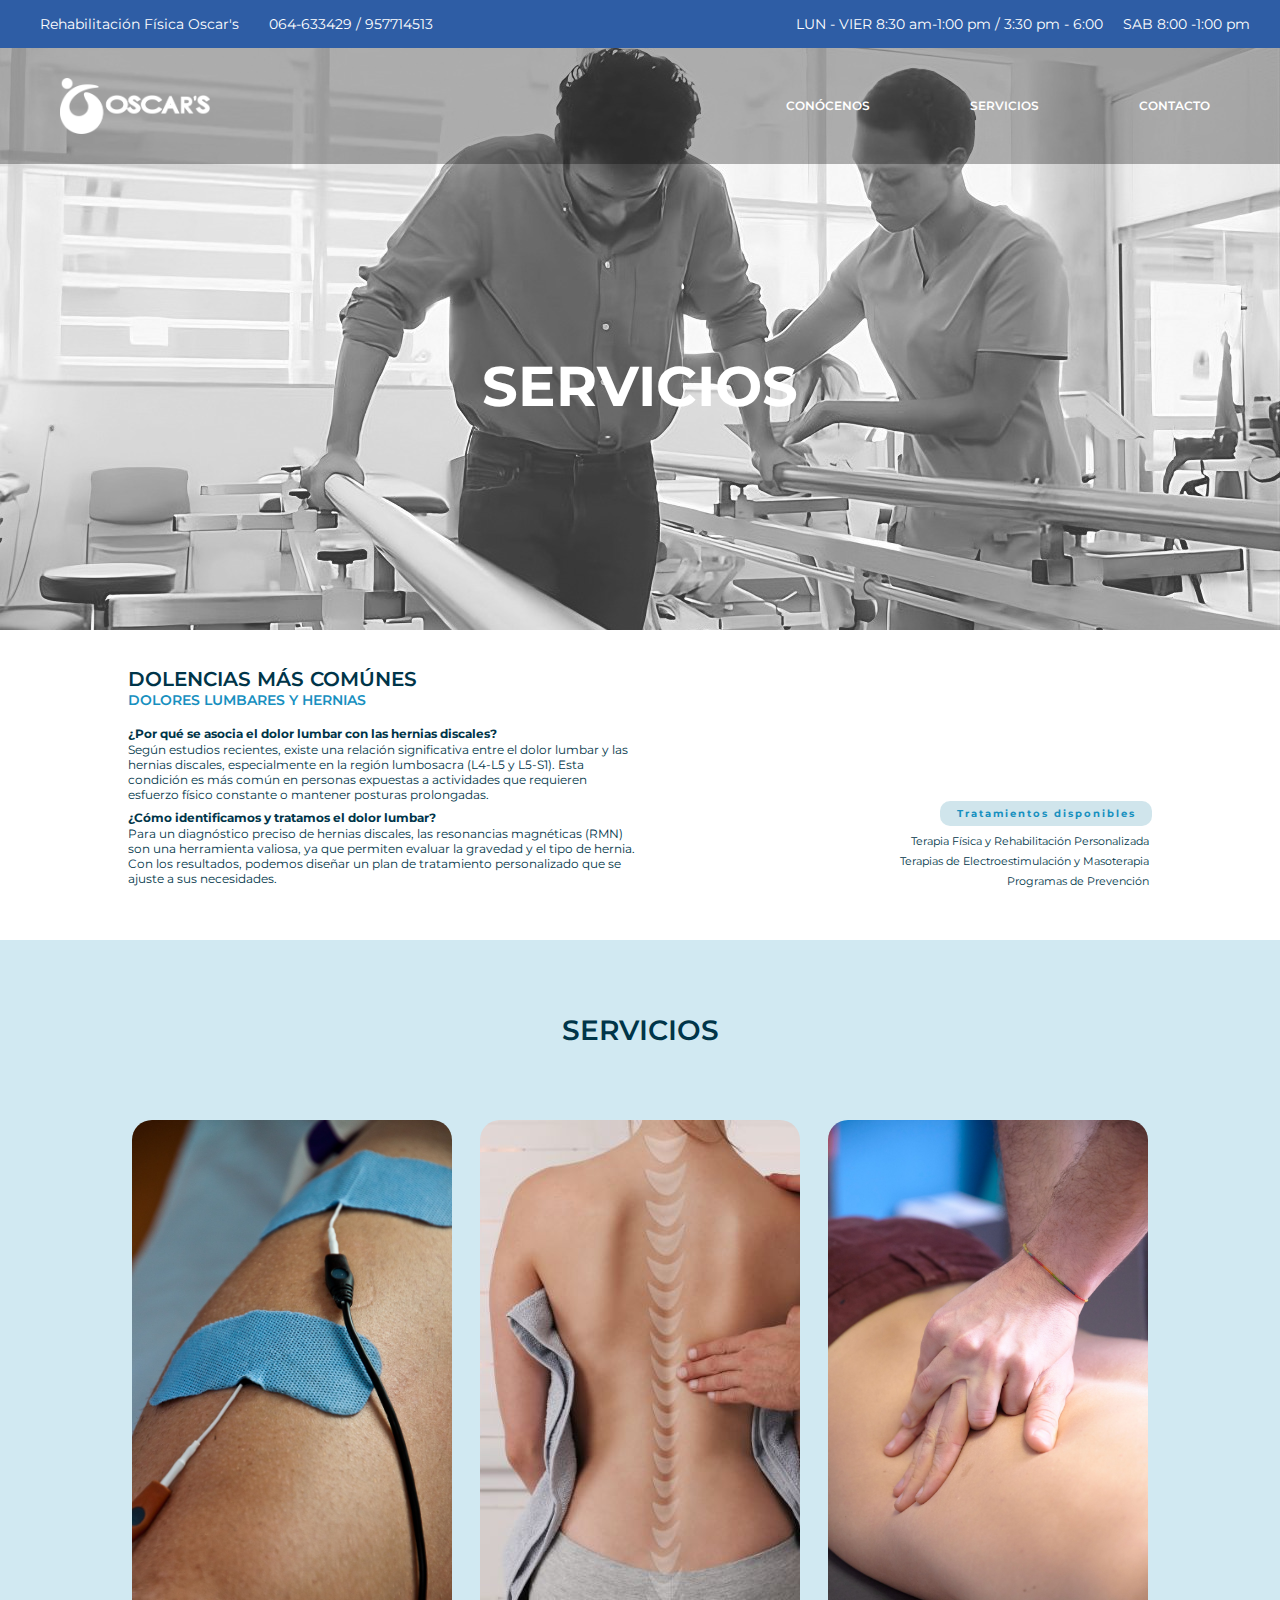
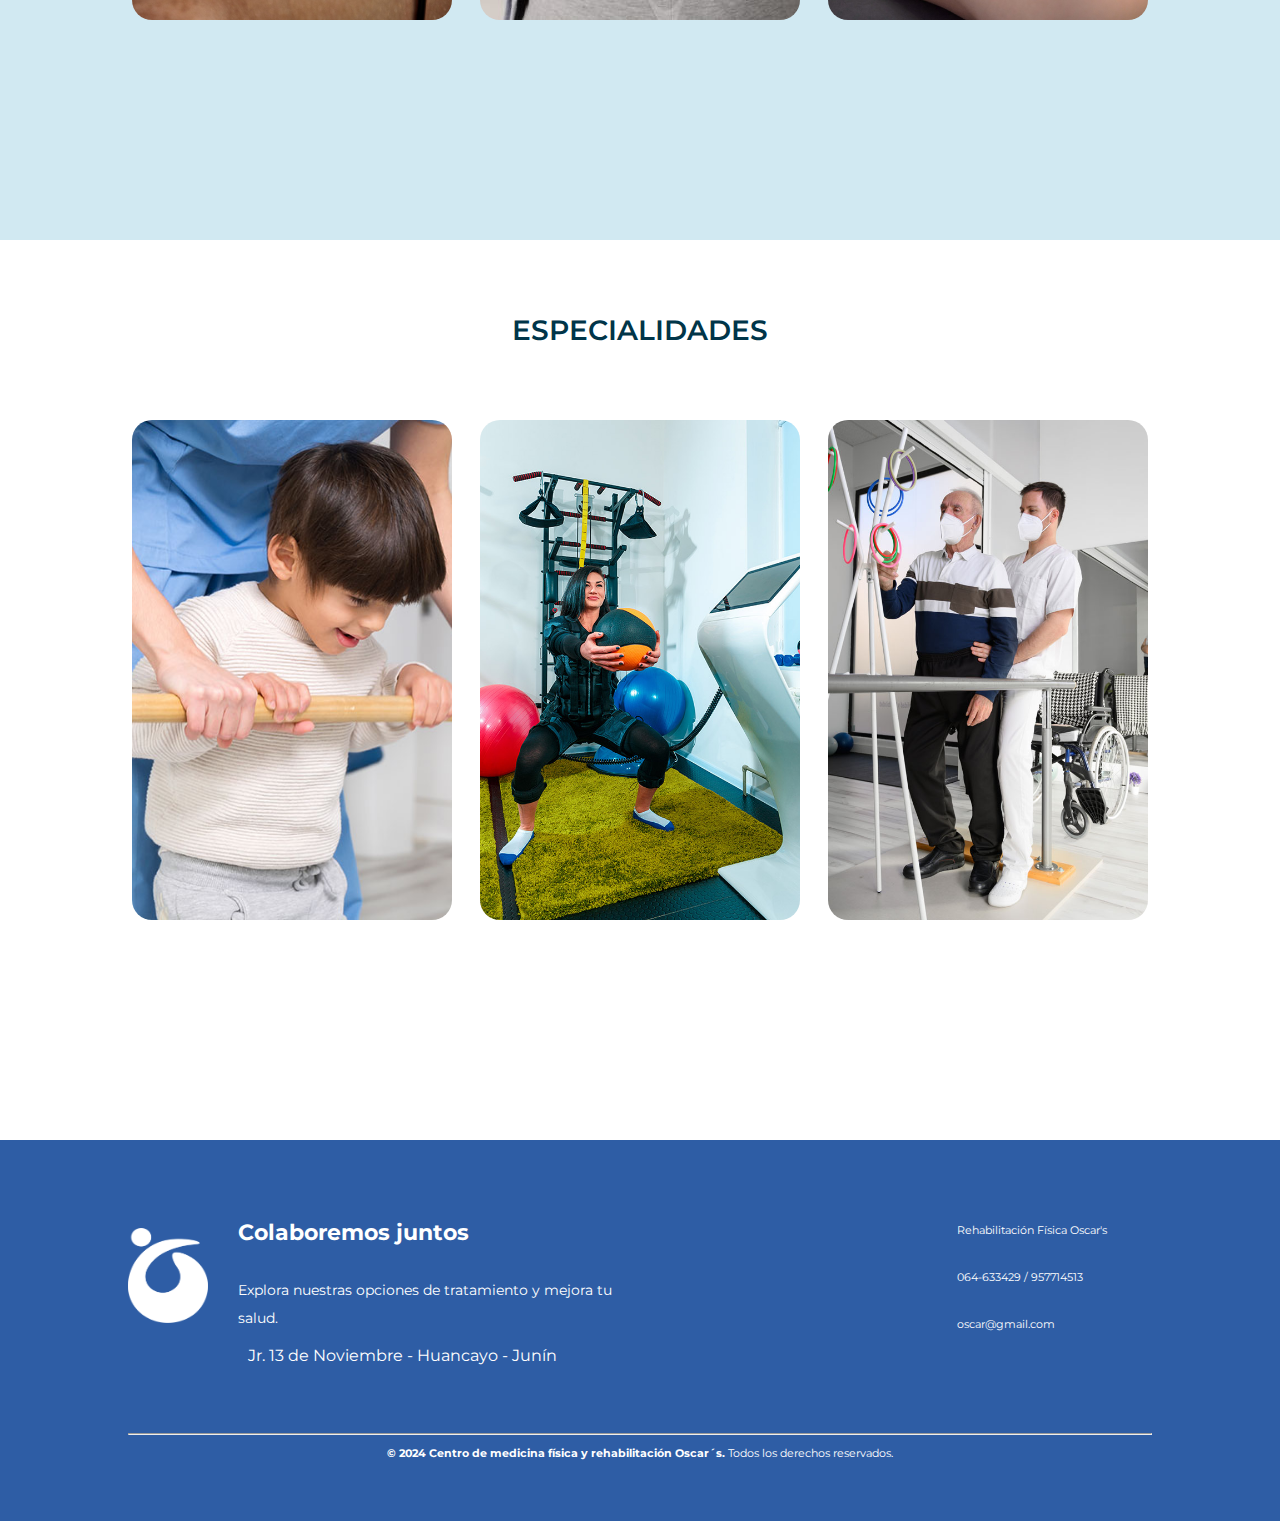
<file: Clinica Oscars - Estatico/web_oscar/servicios.html>
<!DOCTYPE html>
<html lang="es">

<head>
    <meta charset="UTF-8">
    <meta name="viewport" content="width=device-width, initial-scale=1.0">
    <meta name="robots" content="index, follow">
    <meta name="keywords"
        content="medicina física, rehabilitación, fisioterapia, fisoterapia deportiva,terapia manual, Huancayo-Peru, OSCAR´S ">
    <meta name="description" content="Especialistas en Medicina Física y Rehabilitación para una Vida Saludable">
    <link rel="preconnect" href="https://fonts.googleapis.com">
    <link rel="preconnect" href="https://fonts.gstatic.com" crossorigin>
    <link href="https://fonts.googleapis.com/css2?family=Montserrat:ital,wght@0,100..900;1,100..900&display=swap"
        rel="stylesheet">
    <link rel="stylesheet" href="https://cdnjs.cloudflare.com/ajax/libs/font-awesome/6.7.1/css/all.min.css"
        integrity="sha512-5Hs3dF2AEPkpNAR7UiOHba+lRSJNeM2ECkwxUIxC1Q/FLycGTbNapWXB4tP889k5T5Ju8fs4b1P5z/iB4nMfSQ=="
        crossorigin="anonymous" referrerpolicy="no-referrer" />
    <link rel="icon" href="../img/oscarsis.png" type="png">
    <title>Servicios</title>
    <link rel="stylesheet" href="../css/paginas.css">

</head>

<body>

    <!-- Header -->
    <header>
        <style>
            .barra_img2 {
                width: 150px;
                padding-left: 40px;
            }

            .barra_img2 img {
                width: 100%;
                height: auto;
                display: block;
                padding-top: 10px;
            }

            .barra2 {
                display: flex;
                flex-direction: row;
                justify-content: space-between;
                padding: 20px;
                background-color: rgb(0, 0, 0, 0.3);
            }

            .menu2 {
                display: flex;
                flex-direction: row;
            }

            .menu2 a {
                text-decoration: none;
                color: white;
                margin: 30px;
                margin-left: 50px;
                margin-right: 50px;
                font-size: 12px;
                font-weight: 600;
                border-bottom: solid 1.5px transparent;
            }

            .menu2 a:hover:not(:has(i)) {
                color: #5FCDD9;
                border-bottom-color: #5FCDD9;
            }

            .menu2 #usernav {
                color: white;
                font-size: 12px;
                border: none;
            }

            .menu2 #usernav:hover {
                color: #5FCDD9
            }
        </style>
        <style>
            /* peque */

            .peque {
                display: flex;
                flex-direction: row;
                justify-content: space-between;
                color: white;
                background-color: #2E5DA5;
                padding: 15px 30px 15px 30px;
                font-family: "Montserrat", serif;
                font-size: 14px;
                width: 100%;
                box-sizing: border-box;
            }

            .peque-1 {
                display: flex;
                flex-direction: row;
                justify-content: space-between;
                gap: 20px;
            }

            .redes {
                display: flex;
                flex-direction: row;
                justify-content: space-between;
                gap: 10px;
            }

            #fbazul {
                color: #FFFFFF;
                font-size: 14px;
                margin: auto;
            }

            #wattsazul {
                color: #FFFFFF;
                font-size: 15px;
                margin: auto;
            }
        </style>
        <section class="peque">
            <div class="peque-1">
                <div class="redes">
                    <i id="fbazul" class="fa-brands fa-facebook"></i>
                    <span class="text-1">Rehabilitación Física Oscar's</span>
                </div>
                <div class="redes">
                    <i id="wattsazul" class="fa-brands fa-whatsapp"></i>
                    <span class="text-2">064-633429 / 957714513</span>
                </div>
            </div>
            <div class="peque-1">
                <span class="text-2">LUN - VIER 8:30 am-1:00 pm / 3:30 pm - 6:00</span>
                <span class="text-2">SAB 8:00 -1:00 pm</span>
            </div>
        </section>
        <div class="barra2">
            <div class="barra_img2">
                <a href="../index.html"><img src="../img/oscar 12.png" alt="logo"></a>
            </div>
            <nav class="menu2">
                <a href="../web_oscar/conocenos.html">CONÓCENOS</a>
                <a href="../web_oscar/servicios.html">SERVICIOS</a>
                <a href="../web_oscar/contactos.html">CONTACTO</a>
            </nav>
        </div>
        <section class="hero-conocenos-servicios">
            <h1>SERVICIOS</h1>
        </section>
    </header>

    <!-- CONT EXTRA -->
    <section class="container-intro-servicios">
        <div class="intro-titulo">
            <h2>DOLENCIAS MÁS COMÚNES</h2>
            <h3>DOLORES LUMBARES Y HERNIAS</h3>
        </div>
        <div class="intros">
            <div class="intro-uno">
                <span>¿Por qué se asocia el dolor lumbar con las hernias discales?</span>
                <p>Según estudios recientes, existe una relación significativa entre el dolor lumbar y las hernias
                    discales,
                    especialmente en la región lumbosacra (L4-L5 y L5-S1). Esta condición es más común en personas
                    expuestas
                    a actividades que requieren esfuerzo físico constante o mantener posturas prolongadas.</p>
                <span>¿Cómo identificamos y tratamos el dolor lumbar?</span>
                <p>Para un diagnóstico preciso de hernias discales, las resonancias magnéticas (RMN) son una herramienta
                    valiosa, ya que permiten evaluar la gravedad y el tipo de hernia. Con los resultados, podemos
                    diseñar un
                    plan de tratamiento personalizado que se ajuste a sus necesidades.</p>
            </div>
            <div class="intro-dos">
                <h6>Tratamientos disponibles</h6>
                <li>Terapia Física y Rehabilitación Personalizada</li>

                <li>Terapias de Electroestimulación y Masoterapia</li>

                <li>Programas de Prevención</li>

            </div>
        </div>
    </section>
    <div class="slide-1">
        <!-- Servicios -->
        <div class="titulo-1">
            <h2>SERVICIOS</h2>
        </div>
        <section class="servicios-slide">
            <div class="card">
                <img src="../img/electroterapia.jpg" class="card-img" alt="xd">
                <div class="card-body">
                    <h2 class="card-title">ELECTROTERAPIA</h2>
                    <p class="card-info">La electroterapia es una técnica fisioterapéutica que aplica corrientes
                        eléctricas para estimular el organismo y provocar reacciones biológicas y fisiológicas.</p>
                    <!-- <button class="card-btn">book tour</button> -->
                </div>
            </div>
            <div class="card">
                <img src="../img/evaluacionfisio.jpg" class="card-img" alt="xd">
                <div class="card-body">
                    <h2 class="card-title">EVALUACIÓN Y DIAGNÓSTICO</h2>
                    <p class="card-info">La evaluación diagnóstica es un análisis dinámico que permite al fisioterapeuta
                        identificar alteraciones y optimizar el funcionamiento humano.</p>
                    <!-- <button class="card-btn">book tour</button> -->
                </div>
            </div>
            <div class="card">
                <img src="../img/terapiamanual.jpg" class="card-img" alt="xd">
                <div class="card-body">
                    <h2 class="card-title">TERAPIA MANUAL</h2>
                    <p class="card-info">La Terapia Manual utiliza técnicas manuales o instrumentales para tratar el
                        dolor y disfunciones neuro-musculoesqueléticas.</p>
                    <!-- <button class="card-btn">book tour</button> -->
                </div>
            </div>
        </section>
    </div>
    <div class="slide-2">
        <div class="titulo-2">
            <h2>ESPECIALIDADES</h2>
        </div>
        <section class="servicios-slide">
            <div class="card">
                <img src="../img/terapiapediatrica.jpg" class="card-img" alt="xd">
                <div class="card-body">
                    <h2 class="card-title">FISIOTERAPIA PEDIATRICA</h2>
                    <p class="card-info">La fisioterapia pediátrica trata y cuida a bebés, niños y adolescentes con
                        retrasos en el desarrollo o desórdenes de movimiento.</p>
                    <!-- <button class="card-btn">book tour</button> -->
                </div>
            </div>
            <div class="card">
                <img src="../img/terapiadeportiva.jpg" class="card-img" alt="xd">
                <div class="card-body">
                    <h2 class="card-title">FISIOTERAPIA DEPORTIVA</h2>
                    <p class="card-info">La fisioterapia deportiva previene y trata lesiones en personas que practican
                        deporte, desde amateurs hasta atletas de alto rendimiento.</p>
                    <!-- <button class="card-btn">book tour</button> -->
                </div>
            </div>
            <div class="card">
                <img src="../img/terapianeurologica.jpg" class="card-img" alt="xd">
                <div class="card-body">
                    <h2 class="card-title">FISIOTERAPIA NEUROLÓGICA</h2>
                    <p class="card-info">La fisioterapia neurológica trata capacidades alteradas por afectaciones
                        neurológicas, buscando la máxima recuperación.</p>
                    <!-- <button class="card-btn">book tour</button> -->
                </div>
            </div>
        </section>
    </div>

    <!-- Footer -->
    <style>
        /* footer */

        footer {
            background-color: #2E5DA5;
            color: white;
            display: flex;
            flex-direction: column;
        }

        .container-foo {
            width: 80%;
            margin: auto;
            padding: 50px;
        }

        .container {
            display: flex;
            flex-direction: row;
            padding-bottom: 60px;
            justify-content: space-between;
        }

        .container-logo {
            display: flex;
            flex-direction: row;
            width: 75%;
            align-items: center;
        }

        .foo-logo {
            margin-right: 30px;
        }

        .foo-uno h4 {
            font-size: 22px;
        }

        .foo-uno p {
            width: 400px;
            line-height: 2;
            font-size: 14px;
        }


        .foo-dos {
            width: 20%;
            display: flex;
            flex-direction: column;
            justify-content: space-evenly;
            font-size: 11px;
        }

        .foo-logo img {
            width: 80px;
            height: 95px;
        }

        .derechos p {
            text-align: center;
            font-size: 11px;
        }

        footer i {
            margin-right: 10px;
        }
    </style>
    <footer class="footer">
        <div class="container-foo">
            <div class="container">
                <div class="container-logo">
                    <div class="foo-logo">
                        <img src="../img/oscar 3.png" alt="logo">
                    </div>
                    <div class="foo-uno">
                        <h4>Colaboremos juntos</h4>
                        <p>Explora nuestras opciones de tratamiento y mejora tu salud.</p>
                        <div class="ubicacion-info">
                            <i id="icofoo" class="fa-solid fa-location-dot"></i>
                            <span class="text">Jr. 13 de Noviembre - Huancayo - Junín</span>
                        </div>
                    </div>
                </div>
                <div class="foo-dos">
                    <div class="peque-foo">
                        <i id="icofoo" class="fa-brands fa-facebook"></i>
                        <span class="text-1">Rehabilitación Física Oscar's</span>
                    </div>
                    <div class="peque-foo">
                        <i id="icofoo" class="fa-brands fa-square-whatsapp"></i>
                        <span class="text-2">064-633429 / 957714513</span>
                    </div>
                    <div class="peque-foo">
                        <i id="icofoo" class="fa-solid fa-envelope"></i>
                        <span class="text">oscar@gmail.com</span>
                    </div>
                </div>
            </div>
            <div class="derechos">
                <hr class="foo-raya">
                <p><strong>© 2024 Centro de medicina física y rehabilitación Oscar´s.</strong> Todos los derechos
                    reservados.
                </p>
            </div>
        </div>
    </footer>
</body>

</html>
</file>
<file: Clinica Oscars - Estatico/css/index.css>
html,
body {
    margin: 0;
    padding: 0;
    width: 100%;
    font-family: "Montserrat", serif;
}

/* header */

header {
    background-image: url(../img/banner.jpg);
    background-size: 100% auto;
    background-position: top;
    height: 100vh;
    display: flex;
    flex-direction: column;
    justify-content: space-between;
}

@keyframes show {
    from{
        opacity :0;
        scale: 25%;
    }
    to{
        opacity:1;
        scale:100%
    }
}

.barra_img {
    width: 150px;
}

.barra_img img {
    width: 100%;
    height: auto;
    display: block;
}

.barra {
    display: flex;
    flex-direction: row;
    justify-content: space-between;
    padding: 20px;
    margin: 40px;
}

.menu {
    display: flex;
    flex-direction: row;
}

.menu a {
    text-decoration: none;
    color: #003549;
    margin: 30px;
    margin-left: 50px;
    margin-right: 50px;
    font-size: 12px;
    font-weight: 600;
    border-bottom: solid 1.5px transparent;
}

.menu a:hover:not(:has(i)) {
    color: #1790BF;
    border-bottom-color: #1790BF;
}

#usernav {
    color: #003549;
    font-size: 12px;
    border: none;
}

#usernav:hover {
    color: #1790BF
}

.frase {
    background-color: rgba(177, 212, 224, 0.5);
    color: #1790BF;
    font-weight: bold;
    font-size: 10px;
    padding: 6px;
    border-radius: 10px;
    text-align: center;
    width: 400px;
    letter-spacing: 2px;
}

.info {
    display: flex;
    flex-direction: column;
    width: 50%;
    margin: 70px;
}

.info h1 {
    color: #003549;
    font-size: 48px;
    -webkit-animation-name: fadeInLeft;
    animation-name: fadeInLeft;
    -webkit-animation-duration: 3s;
    animation-duration: 1s;
    -webkit-animation-fill-mode: both;
    animation-fill-mode: both;
}

@-webkit-keyframes fadeInLeft {
    0% {
        opacity: 0;
        -webkit-transform: translate3d(-100%, 0, 0);
        transform: translate3d(-100%, 0, 0);
    }

    100% {
        opacity: 1;
        -webkit-transform: none;
        transform: none;
    }
}

@keyframes fadeInLeft {
    0% {
        opacity: 0;
        -webkit-transform: translate3d(-100%, 0, 0);
        transform: translate3d(-100%, 0, 0);
    }

    100% {
        opacity: 1;
        -webkit-transform: none;
        transform: none;
    }
}

.info p {
    color: #003549;
    font-size: 13px;
    letter-spacing: 1px;
    width: 60%;
    line-height: 3;
}

.info a {
    text-decoration: none;
    color: white;
    background-color: #1790BF;
    padding: 13px;
    border-radius: 10px;
    font-size: 14px;
    width: 140px;
    text-align: center;
    margin-top: 30px;
    display: inline-block;
    border: 2px solid transparent;
    transition: background-color 0.3s ease, color 0.3s ease, border-color 0.3s ease;
}

.info a:hover {
    background-color: transparent;
    color: #1790BF;
    font-weight: 600;
    border-color: #1790BF;
}



.banner {
    display: flex;
    flex-direction: row;
}

.oscar {
    height: 35%;
    width: 35%;
}

.oscar img {
    width: 100%;
    mask-image: linear-gradient(black 90%,
            transparent);
    -webkit-animation-name: zoomIn;
    animation-name: zoomIn;
    -webkit-animation-duration: 1s;
    animation-duration: 1s;
    -webkit-animation-fill-mode: both;
    animation-fill-mode: both;
}

@-webkit-keyframes zoomIn {
    0% {
        opacity: 0;
        -webkit-transform: scale3d(.3, .3, .3);
        transform: scale3d(.3, .3, .3);
    }

    50% {
        opacity: 1;
    }
}

@keyframes zoomIn {
    0% {
        opacity: 0;
        -webkit-transform: scale3d(.3, .3, .3);
        transform: scale3d(.3, .3, .3);
    }

    50% {
        opacity: 1;
    }
}

/* section beneficios */
.beneficios {
    text-align: center;
    color: #003549;
    height: 100vh;
    display: flex;
    flex-direction: column;
    justify-content: space-evenly;
    padding: 50px;
}

.beneficios-title h2 {
    font-size: 36px;
    width: 400px;
    margin: auto;
    font-weight: 600;
    line-height: 2em;
}

.beneficios-title h3 {
    color: #1790BF;
    font-size: 18px;
}

.beneficios-content {
    display: flex;
    flex-direction: row;
    justify-content: space-evenly;
}

.beneficio {
    display: flex;
    flex-direction: column;
    justify-content: space-evenly;
    gap: 10px;
    width: 15%;
    align-items: center;
}

.beneficio p {
    color: #1790BF;
    font-size: 14px;
    font-weight: 700;
}

.beneficio h3 {
    font-size: 16px;
}

.beneficio img {
    border-radius: 10px;
    margin-bottom: 50px;
    transition: transform 2s;
    view-timeline-name: --image;
    view-timeline-axis: block;

    animation-timeline: --image;
    animation-name: show;

    animation-range:  entry 25% cover 30%;
    animation-fill-mode: both;
}

.beneficio img:hover {
    -webkit-transform: scale(1.1);
    transform: scale(1.2);
    transition: 2s;
}

.imagen_b {
    width: 400px;
    height: 300px;
    object-fit: cover;
}

/* section dolor */
.dolor {
    background-color: rgb(23, 144, 191, 0.2);
    text-align: center;
    color: #003549;
    height: 100vh;
    display: flex;
    flex-direction: column;
    justify-content: space-evenly;
    padding: 50px;
}

.dolor-content {
    display: flex;
    flex-direction: column;
    justify-content: space-evenly;
}

.dolor-title h2 {
    font-size: 36px;
    width: 600px;
    margin: auto;
    font-weight: 600;
    line-height: 2em;
}

.dolor-title h3 {
    color: #1790BF;
    font-size: 18px;
}

.preguntas {
    display: flex;
    flex-direction: row;
    background-color: rgb(255, 255, 255, 0.7);
    align-items: center;
    width: 60%;
    border-radius: 60px;
    height: 22%;
    position: relative;
    left: 600px;
}

.preguntas-img img {
    width: 200px;
    height: 200px;
    border-radius: 50%;
    object-fit: cover;
    position: relative;
    right: 100px;
    view-timeline-name: --image;
    view-timeline-axis: block;

    animation-timeline: --image;
    animation-name: show;

    animation-range:  entry 25% cover 30%;
    animation-fill-mode: both;
    transition: 1.5s;
}

.preguntas-img img:hover{
    box-shadow: 0 0 30px #003549;
}


.preguntas-text {
    display: flex;
    flex-direction: column;
    text-align: left;
    align-self: center;
}

.preguntas-text h6 {
    color: #1790BF;
    font-size: 12px;
    font-weight: 700;
    margin-bottom: 0%;
}

.preguntas-text h3 {
    font-size: 18px;
    font-weight: 700;
    margin-top: 5px;
    margin-bottom: 10px;
}

.preguntas-text p {
    font-size: 14px;
    font-weight: 400;
    margin-top: 0%;
    width: 600px;
    padding-bottom: 10px;
}

.preguntas-edit {
    display: flex;
    flex-direction: row-reverse;
    background-color: rgb(255, 255, 255, 0.7);
    align-items: center;
    width: 60%;
    border-radius: 60px;
    height: 22%;
    position: relative;
    left: 50px;
}

.preguntas-img-edit img {
    width: 200px;
    height: 200px;
    border-radius: 50%;
    object-fit: cover;
    position: relative;
    left: 100px;
    view-timeline-name: --image;
    view-timeline-axis: block;

    animation-timeline: --image;
    animation-name: show;

    animation-range:  entry 25% cover 30%;
    animation-fill-mode: both;
    transition: 1.5s;
}

.preguntas-img-edit img:hover{
    box-shadow: 0 0 30px #003549;
}

/* section curiosidad */

.curiosidad {
    text-align: center;
    color: #003549;
    height: 100vh;
    display: flex;
    flex-direction: column;
    padding: 60px;
    justify-content: center;
}

.curiosidad-text {
    margin-left: 10px;
}

.curiosidad-img img {
    width: 400px;
    height: 120%;
    border-radius: 10px;
    object-fit: cover;
    view-timeline-name: --image;
    view-timeline-axis: block;

    animation-timeline: --image;
    animation-name: show;

    animation-range:  entry 25% cover 30%;
    animation-fill-mode: both;
}

.curiosidad-title {
    margin-bottom: 0%;
    padding: 0%;
}

.curiosidad-title h2 {
    font-size: 36px;
    width: 600px;
    margin: auto;
    font-weight: 600;
    line-height: 2em;
}

.curiosidad-title h3 {
    color: #1790BF;
    font-size: 18px;
}

.curiosidad-1 {
    display: flex;
    flex-direction: row;
    justify-content: space-evenly;
    width: 100%;
}

.curiosidad-text {
    text-align: left;
}

.curiosidad-text div h4 {
    font-size: 20px;
}

.curiosidad-text div h5 {
    font-size: 16px;
}

.curiosidad-text div h6 {
    font-size: 13px;
    color: #5FCDD9;
}

.curiosidad-text div p {
    font-size: 13px;
}

.checks {
    display: flex;
    flex-direction: row;
}

.checks div {
    display: flex;
    flex-direction: row;
    margin-right: 40px;
    align-items: center;
}

.checks div p {
    color: #1790BF;
    font-size: 12px;
    width: 100px;
}

#cheksolo {
    color: #1790BF;
    font-size: 30px;
    margin-right: 20px;
    transition: 2s;
}
/* footer */

footer {
    background-color: #2E5DA5;
    color: white;
    display: flex;
    flex-direction: column;
}

.container-foo {
    width: 80%;
    margin: auto;
    padding: 50px;
}

.container {
    display: flex;
    flex-direction: row;
    padding-bottom: 60px;
}

.container-logo {
    display: flex;
    flex-direction: row;
    width: 75%;
    align-items: center;
}

.foo-logo {
    margin-right: 30px;
}

.foo-uno h4 {
    font-size: 22px;
}

.foo-uno p {
    width: 400px;
    line-height: 2;
}


.foo-dos {
    width: 20%;
    display: flex;
    flex-direction: column;
    justify-content: space-evenly;
}

.foo-logo img {
    width: 80px;
    height: 95px;
}

.derechos p {
    text-align: center;
    font-size: 16px;
}

footer i {
    margin-right: 10px;
}
</file>
<file: Clinica Oscars - Estatico/css/paginas.css>
html,
body {
    margin: 0;
    padding: 0;
    width: 100%;
    font-family: "Montserrat", serif;
}

/*CONOCENOS*/
header {
    background-image: url(../img/bannerpaginas.jpg);
    background-size: 100% auto;
    background-position: top;
    background-repeat: no-repeat;
    position: relative;
    height: 70vh;
    display: flex;
    flex-direction: column;
}

@keyframes show {
    from{
        opacity :0;
        scale: 25%;
    }
    to{
        opacity:1;
        scale:100%
    }
}

@-webkit-keyframes tracking-in-expand {
    0% {
      letter-spacing: -0.5em;
      opacity: 0;
    }
    40% {
      opacity: 0.6;
    }
    100% {
      opacity: 1;
    }
  }
  @keyframes tracking-in-expand {
    0% {
      letter-spacing: -0.5em;
      opacity: 0;
    }
    40% {
      opacity: 0.6;
    }
    100% {
      opacity: 1;
    }
  }
  @-webkit-keyframes text-focus-in {
    0% {
      -webkit-filter: blur(12px);
              filter: blur(12px);
      opacity: 0;
    }
    100% {
      -webkit-filter: blur(0px);
              filter: blur(0px);
      opacity: 1;
    }
  }
  @keyframes text-focus-in {
    0% {
      -webkit-filter: blur(12px);
              filter: blur(12px);
      opacity: 0;
    }
    100% {
      -webkit-filter: blur(0px);
              filter: blur(0px);
      opacity: 1;
    }
  }

.hero-conocenos {
    text-align: center;
    color: white;
    font-size: 28px;
    width: 400px;
    padding: auto;
    align-self: center;
    margin-top: 100px;
    -webkit-animation: text-focus-in 1s cubic-bezier(0.550, 0.085, 0.680, 0.530) both;
	        animation: text-focus-in 1s cubic-bezier(0.550, 0.085, 0.680, 0.530) both;
}

/* introducción conocenos*/

.container-intro {
    height: 30vh;
    display: flex;
    flex-direction: row;
    padding: 65px;
    width: 80%;
    margin: auto;
    padding-bottom: 0%;
}

.intro-1 {
    margin-right: 60px;
}

.intro-1 h4 {
    font-size: 28px;
    font-weight: 600;
    width: 600px;
    margin: 0%;
}

.intro-1 span {
    color: #1790BF;
}

.intro-1 p {
    background-color: rgba(177, 212, 224, 0.5);
    color: #1790BF;
    font-weight: bold;
    font-size: 10px;
    padding: 6px;
    border-radius: 10px;
    text-align: center;
    width: 400px;
    letter-spacing: 2px;
}

.intro-2 {
    font-size: 13px;
    font-weight: 400;
    line-height: 2em;
    letter-spacing: 1px;
    margin-right: 60px;
}

.intro-2 p {
    margin: 0%;
}

/* historia conocenos*/

.history {
    display: flex;
    flex-direction: row;
    height: 100vh;
    justify-content: space-between;
}

.container-historia {
    width: 30%;
    padding: 60px;
    display: grid;
    place-content: center;
    padding-left: 100px;
}

.container-historia h2 {
    font-size: 36px;
    font-weight: 600;
}

.container-historia p {
    font-size: 13px;
    line-height: 2.2em;
    letter-spacing: 1px;
}

.container-img-hi {
    width: 50%;
    height: 100vh;
    overflow: hidden;
}

.container-img-hi img {
    width: 100%;
    height: 100%;
    object-fit: cover;
}

/* section mision y vision */

.misi-visi {
    background-color: rgb(23, 144, 191, 0.2);
    text-align: center;
    color: #003549;
    height: 100vh;
    display: flex;
    flex-direction: row;
    justify-content: space-evenly;
    padding: 50px;
}

.mivi {
    display: flex;
    flex-direction: column;
    width: 20%;
    position: relative;
    bottom: -70px;
}

.mivi h5 {
    background-color: rgba(177, 212, 224, 1);
    color: #1790BF;
    font-weight: bold;
    font-size: 16px;
    padding: 6px;
    border-radius: 10px;
    text-align: center;
    width: 100px;
    letter-spacing: 2px;
    position: relative;
    bottom: -400px;
    right: -20px;
}

.mivi img {
    border-top-left-radius: 10px;
    border-top-right-radius: 10px;
    width: 100%;
    height: 40%;
    object-fit: cover;
}

.mivi p {
    background-color: white;
    padding: 40px;
    font-size: 13px;
    font-weight: 400;
    letter-spacing: 0.4px;
    line-height: 2.2em;
    margin-top: 0%;
    border-bottom-left-radius: 10px;
    border-bottom-right-radius: 10px;
    height: 20%;
}

.intro-mivi {
    width: 20%;
    text-align: left;
    display: grid;
    place-content: center;

}

.intro-mivi h4 {
    font-size: 28px;
    font-weight: 600;
    line-height: 2em;
    margin-bottom: 0%;
}

.intro-mivi h6 {
    font-size: 18px;
    font-weight: 600;
    line-height: 2em;
    margin-bottom: 10px;
    margin-top: 10px;
}

.intro-mivi p {
    background-color: rgba(177, 212, 224, 0.5);
    color: #1790BF;
    font-weight: bold;
    font-size: 10px;
    padding: 6px;
    border-radius: 10px;
    text-align: center;
    width: 430px;
    letter-spacing: 2px;
}

.intro-mivi span {
    color: #1790BF;
}

/* section profesionales */

.team {
    display: flex;
    flex-direction: column;
    text-align: center;
    color: #003549;
    height: 100vh;
    justify-content: space-evenly;
    padding: 50px;
}

.team-members {
    display: flex;
    flex-direction: row;
    justify-content: space-around;
}

.container-team h2 {
    font-size: 36px;
    width: 600px;
    margin: auto;
    font-weight: 600;
    line-height: 2em;
}

.container-team h5 {
    color: #1790BF;
    font-size: 18px;
}

.member h3 {
    font-size: 16px;
    font-weight: 700;
}

.member p {
    font-size: 15px;
    font-weight: 400;
}

.member img {
    width: 300px;
    height: 300px;
    border-radius: 50%;
    object-fit: cover;
    view-timeline-name: --image;
    view-timeline-axis: block;

    animation-timeline: --image;
    animation-name: show;

    animation-range:  entry 25% cover 30%;
    animation-fill-mode: both;
}

#equipo {
    color: #003549;
    font-size: 22px;
    margin: 10px;
}

/*SERVICIOS*/

.hero-conocenos-servicios {
    text-align: center;
    color: white;
    font-size: 28px;
    width: 400px;
    padding: auto;
    align-self: center;
    margin-top: 150px;
    -webkit-animation: text-focus-in 1s cubic-bezier(0.550, 0.085, 0.680, 0.530) both;
    animation: text-focus-in 1s cubic-bezier(0.550, 0.085, 0.680, 0.530) both;
}

.container-intro-servicios {
    display: flex;
    flex-direction: column;
    color: #003549;
    height: 30vh;
    width: 80%;
    margin: auto;
    padding: 20px;
    padding-bottom:20px;
}

.intro-titulo h2 {
    font-size: 20px;
    font-weight: 600;
    margin-bottom: 0%;
}

.intro-titulo h3 {
    font-size: 14px;
    font-weight: 600;
    color: #1790BF;
    margin-top: 0%;
}

.intros {
    display: flex;
    flex-direction: row;
    justify-content: space-between;
}

.intro-uno {
    width: 50%;
}

.intro-uno p {
    font-size: 12px;
    margin-top: 0%;
    margin-bottom: 5px;
}

.intro-uno span {
    font-size: 12px;
    font-weight: 700;
}

.intro-dos {
    display: flex;
    flex-direction: column; /* Si tienes múltiples elementos verticalmente */
    align-items: flex-end; /* Alinea todos los elementos a la derecha */
    justify-content: flex-end; /* Si quieres que estén alineados también al final verticalmente */
    text-align: right;
    width: 30%;
}

.intro-dos p {
    color: #1790BF;
    font-size: 10px;
    font-weight: 700;
    letter-spacing: 2px;
    line-height: 1.6em;
    margin-top: 0%;
}

.intro-dos h6 {
    background-color: rgba(177, 212, 224, 0.6);
    color: #1790BF;
    font-weight: bold;
    font-size: 10px;
    padding: 6px;
    border-radius: 10px;
    text-align: center;
    width: 200px;
    letter-spacing: 2px;
    margin-top: 5px;
    margin-bottom: 5px;
}

.intro-dos li {
    text-decoration: none;
    list-style: none;
    font-size: 11px;
    padding: 3px;
}

.titulo-servicios {
    text-align: center;
}

.titulo-servicios img {
    width: 90px;
    height: 90px;
    border-radius: 50%;
    object-fit: cover;
    position: relative;
    top: 50px;
}

.titulo-servicios h2 {
    font-size: 36px;
    font-weight: 600;
    width: 700px;
    margin: auto;
    padding: 60px;
    padding-bottom: 10px;
}

.titulo-servicios span {
    color: #1790BF;
}

.titulo-1,
.titulo-2 {
    text-align: center;
    width: 100%;
    margin-top: 50px;
}

.servicios-slide {
    display: grid;
    grid-template-columns: repeat(3, 1fr);
    gap: 20px;
    width: 80%;
    margin: auto;
    margin-top: 30px;
    justify-items: center;
    padding: 20px 0;
    border-radius: 10px;
}

.card {
    width: 320px;
    height: 500px;
    border-radius: 20px;
    overflow: hidden;
    position: relative;
}

.card-img {
    width: 100%;
    height: 100%;
    object-fit: cover;
    border-radius: 15px;
}

.card-body {
    width: 81%;
    height: 100%;
    top: 0;
    right: -100%;
    position: absolute;
    background: #1f3d4738;
    backdrop-filter: blur(3px);
    border-radius: 15px;
    color: #fff;
    font-size: 20px;
    padding: 30px;
    display: flex;
    flex-direction: column;
    justify-content: center;
    transition: 2s;
    text-align: center;
}

.card:hover .card-body {
    right: 0;
}

.card-title {
    text-transform: uppercase;
    font-size: 22px;
    font-weight: 500;
}

.card-info {
    font-size: 16px;
    line-height: 25px;
    margin: 40px 0;
    font-weight: 400;
}

.slide-1 {
    display: flex;
    flex-direction: column;
    color: #003549;
    height: 100vh;
    width: 100%;
    margin: auto;
    background-color: rgb(23, 144, 191, 0.2);
}

.slide-1 h2 {
    font-size: 28px;
    font-weight: 600;
}

.slide-2 {
    display: flex;
    flex-direction: column;
    color: #003549;
    height: 100vh;
    width: 100%;
    margin: auto;
}

.slide-2 h2 {
    font-size: 28px;
    font-weight: 600;
}

/* Sección de Especialidades */
.servicios-slide:nth-of-type(2) {
    background-color: #fff;
}

@media (max-width: 768px) {
    .servicios-slide {
        grid-template-columns: 1fr 1fr;
        /* Para pantallas pequeñas, dos columnas */
    }
}

@media (max-width: 480px) {
    .servicios-slide {
        grid-template-columns: 1fr;
        /* Para pantallas más pequeñas, una columna */
    }
}

/*CONTACTOS*/

.hero-conocenos-contactos {
    text-align: center;
    color: white;
    font-size: 28px;
    width: 400px;
    padding: auto;
    align-self: center;
    margin-top: 150px;
    -webkit-animation: text-focus-in 1s cubic-bezier(0.550, 0.085, 0.680, 0.530) both;
    animation: text-focus-in 1s cubic-bezier(0.550, 0.085, 0.680, 0.530) both;
}

.container-intro-contactos {
    display: flex;
    flex-direction: column;
    color: #003549;
    height: 30vh;
    width: 80%;
    margin: auto;
    padding: 20px;
    padding-bottom: 0%;
    text-align: center;
    align-items: center;
}

.container-intro-contactos h2 {
    font-size: 36px;
    font-weight: 600;
    margin-bottom: 0%;
    margin-top: 20px;
}

.container-intro-contactos h5 {
    font-size: 18px;
    font-weight: 600;
    margin-top: 20px;
}

.container-intro-contactos p {
    font-size: 14px;
    font-weight: 400;
    width: 600px;
    margin-top: 0%;
    line-height: 2em;
}

.container-intro-contactos span {
    background-color: rgba(177, 212, 224, 0.6);
    color: #1790BF;
    font-weight: bold;
    font-size: 10px;
    padding: 6px;
    border-radius: 10px;
    text-align: center;
    width: 420px;
    letter-spacing: 2px;
}

.contact-info {
    display: flex;
    flex-direction: column;
    text-align: center;
    color: #003549;
    height: 100vh;
    justify-content: space-around;
    padding: 50px;
}

#contacico1 {
    color: #FFFFFF;
    font-size: 20px;
    margin: 3px;
}

#contacico2 {
    color: #003549;
    font-size: 20px;
    margin: 3px;
}

.card-1,
.card-3 {
    background-color: rgb(0, 53, 73);
    color: white;
    padding: 40px;
    width: 20%;
    height: 70%;
    border-radius: 20px;
    box-shadow: 0 4px 8px rgba(0, 53, 73, 0.4);
    view-timeline-name: --image;
    view-timeline-axis: block;

    animation-timeline: --image;
    animation-name: show;

    animation-range:  entry 25% cover 30%;
    animation-fill-mode: both;
}

.card-2,
.card-4 {
    background-color: white;
    color: #003549;
    padding: 40px;
    width: 20%;
    height: 70%;
    border-radius: 20px;
    box-shadow: 0 4px 8px rgba(0, 53, 73, 0.4);
    view-timeline-name: --image;
    view-timeline-axis: block;

    animation-timeline: --image;
    animation-name: show;

    animation-range:  entry 25% cover 30%;
    animation-fill-mode: both;
}

.container-contactos {
    display: flex;
    flex-direction: row;
    justify-content: space-between;
    gap: 20px;
}

.container-contactos h3 {
    font-size: 20px;
}

.container-contactos p {
    font-size: 14px;
    width: 70%;
    margin: auto;
}

/*PRODUCTOS*/

.header-productos {
    background-image: url(../img/bannerproductos.jpg);
    background-size: 100% auto;
    background-position: top;
    background-repeat: no-repeat;
    position: relative;
    height: 70vh;
    display: flex;
    flex-direction: column;
}

.hero-conocenos-productos {
    text-align: center;
    color: white;
    font-size: 28px;
    width: 400px;
    padding: auto;
    align-self: center;
    margin-top: 150px;
    -webkit-animation: text-focus-in 1s cubic-bezier(0.550, 0.085, 0.680, 0.530) both;
    animation: text-focus-in 1s cubic-bezier(0.550, 0.085, 0.680, 0.530) both;
}

.productos {
    color: #003549;
    display: flex;
    flex-direction: column;
    justify-content: space-evenly;
    padding: 50px;
}


.filters {
    display: flex;
    flex-direction: row;
    justify-content: space-between;
}

.filter-container ul li {
    text-decoration: none;
    list-style: none;
}

.filter-container ul li button {
    background: none;
    border: none;
    padding: 0;
    font: inherit;
    cursor: pointer;
    outline: none;
    margin-top: 10px;
    font-size: 13px;
}

.filter-container ul li button:hover {
    color: #1790BF;
}


.busqueda_container button {
    background: none;
    border: none;
    padding: 0;
    font: inherit;
    cursor: pointer;
    outline: none;
    margin-top: 10px;
}


#buscando {
    color: #003549;
    font-size: 16px;
    padding: 3px;
    padding-top: 0%;
    margin: 3px;
    margin-top: 0%;
}

#buscando:hover {
    color: #1790BF;
}

.busqueda_container a {
    text-decoration: none;
    color: #003549;
    font-size: 13px;
}

.busqueda_container a:hover {
    color: #1790BF;
}

.busqueda_container {
    display: flex;
    flex-direction: row;
    align-items: center;
    margin-right: 30px;
}

.busqueda_container input {
    border-radius: 9px;
    padding: 9px;
    border-width: 0.1em;
}

.product-list {
    display: grid;
    grid-template-columns: repeat(3, 1fr);
    /* Tres columnas fijas */
    gap: 60px;
    padding: 20px;
}

.product {
    background-color: white;
    padding: 15px;
    border-radius: 10px;
    box-shadow: 0 4px 8px rgba(0, 0, 0, 0.1);
    text-align: center;
    transition: transform 0.3s ease, box-shadow 0.3s ease;
}

.product img {
    width: 100%;
    aspect-ratio: 1/1;
    height: auto;
    mask-image: linear-gradient(black 80%, transparent);
    border-radius: 8px;
    margin-top: 40px;
    object-fit: cover;
}


.product h3 {
    font-size: 13px;
    font-weight: 600;
    margin: 15px 0;
}

.product span {
    font-size: 16px;
    margin: 10px 0;
    font-weight: 700;
}

.product p {
    font-size: 13px;
    margin: 10px 0;
}

.ver_producto {
    display: inline-block;
    padding: 10px 20px;
    margin-top: 10px;
    background-color: transparent;
    color: #1790BF;
    border-style: solid;
    border-width: 2px;
    text-decoration: none;
    border-radius: 10px;
    transition: background-color 0.3s;
    font-size: 14px;
    margin-bottom: 40px;
}

.ver_producto:hover {
    background-color: #1790BF;
    color: white;
}

.product:hover {
    transform: translateY(-10px);
    box-shadow: 0 8px 16px rgba(0, 0, 0, 0.2);
}
</file>
